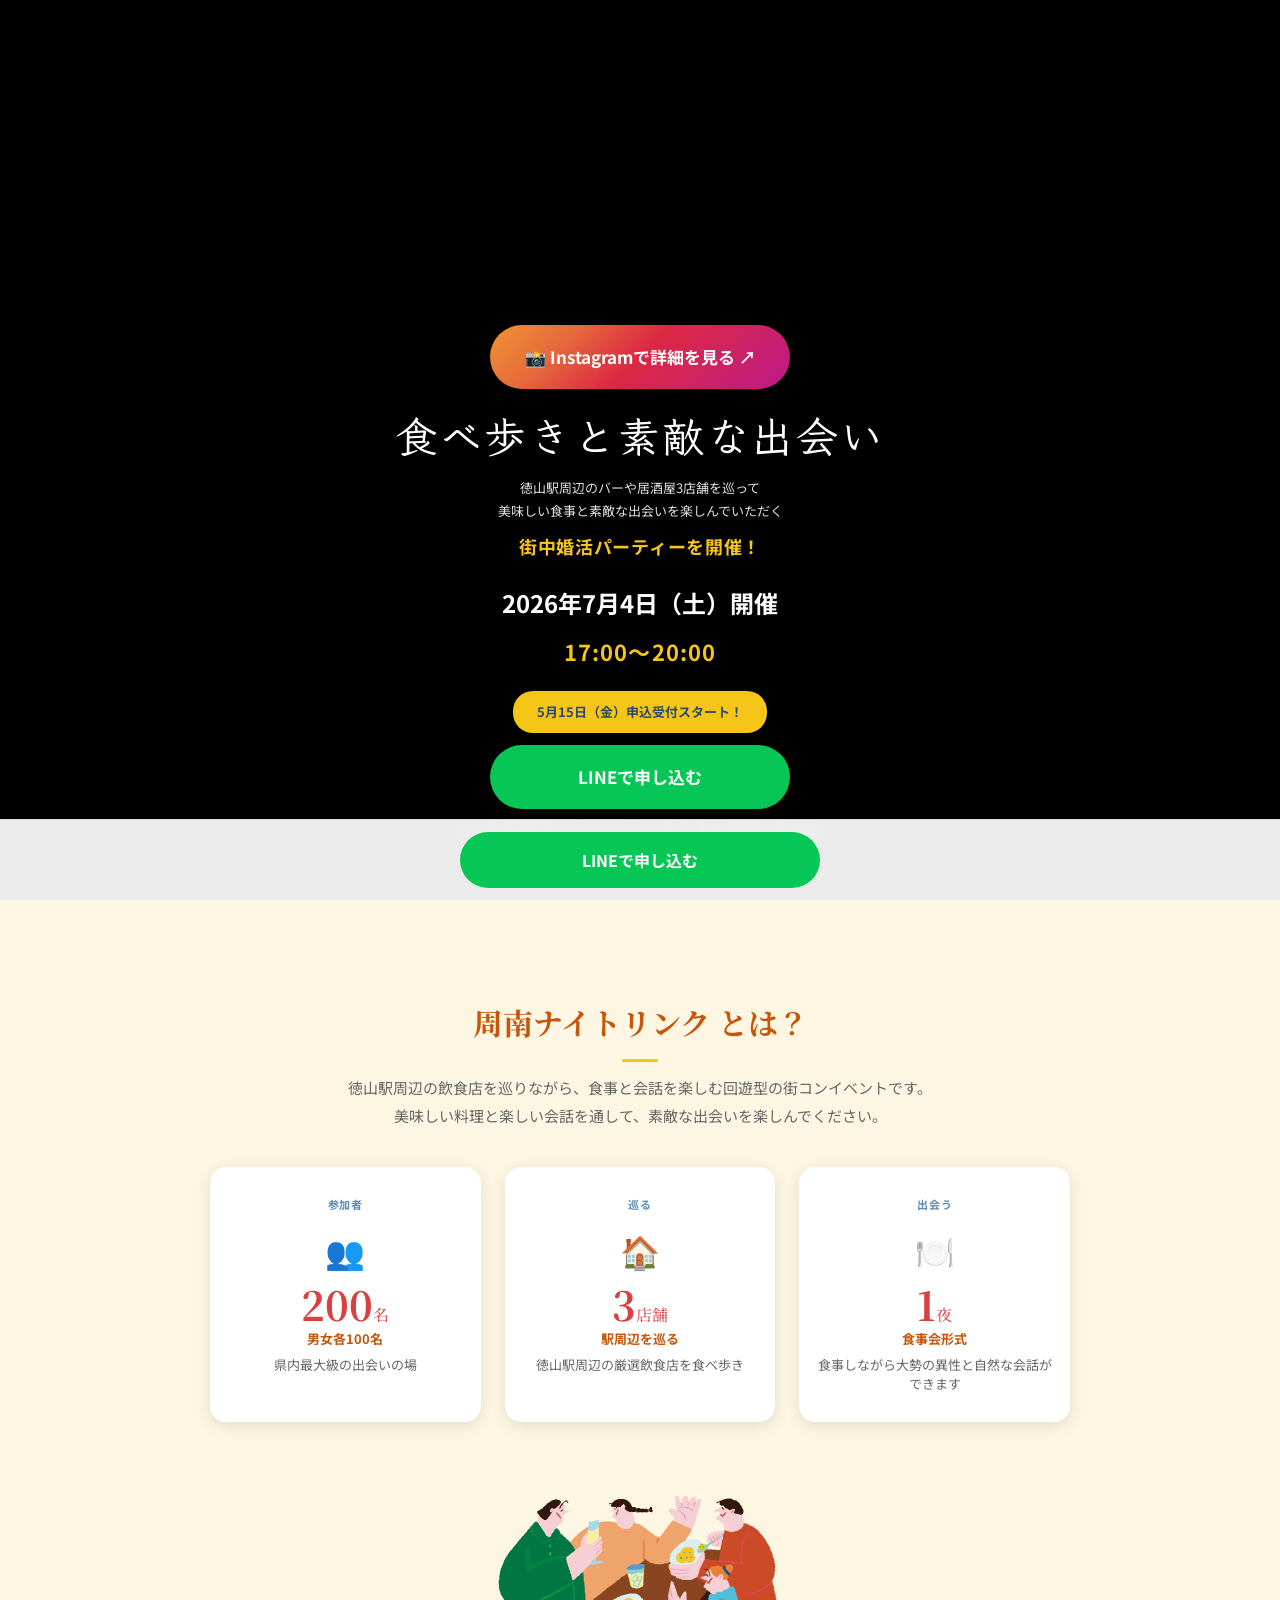
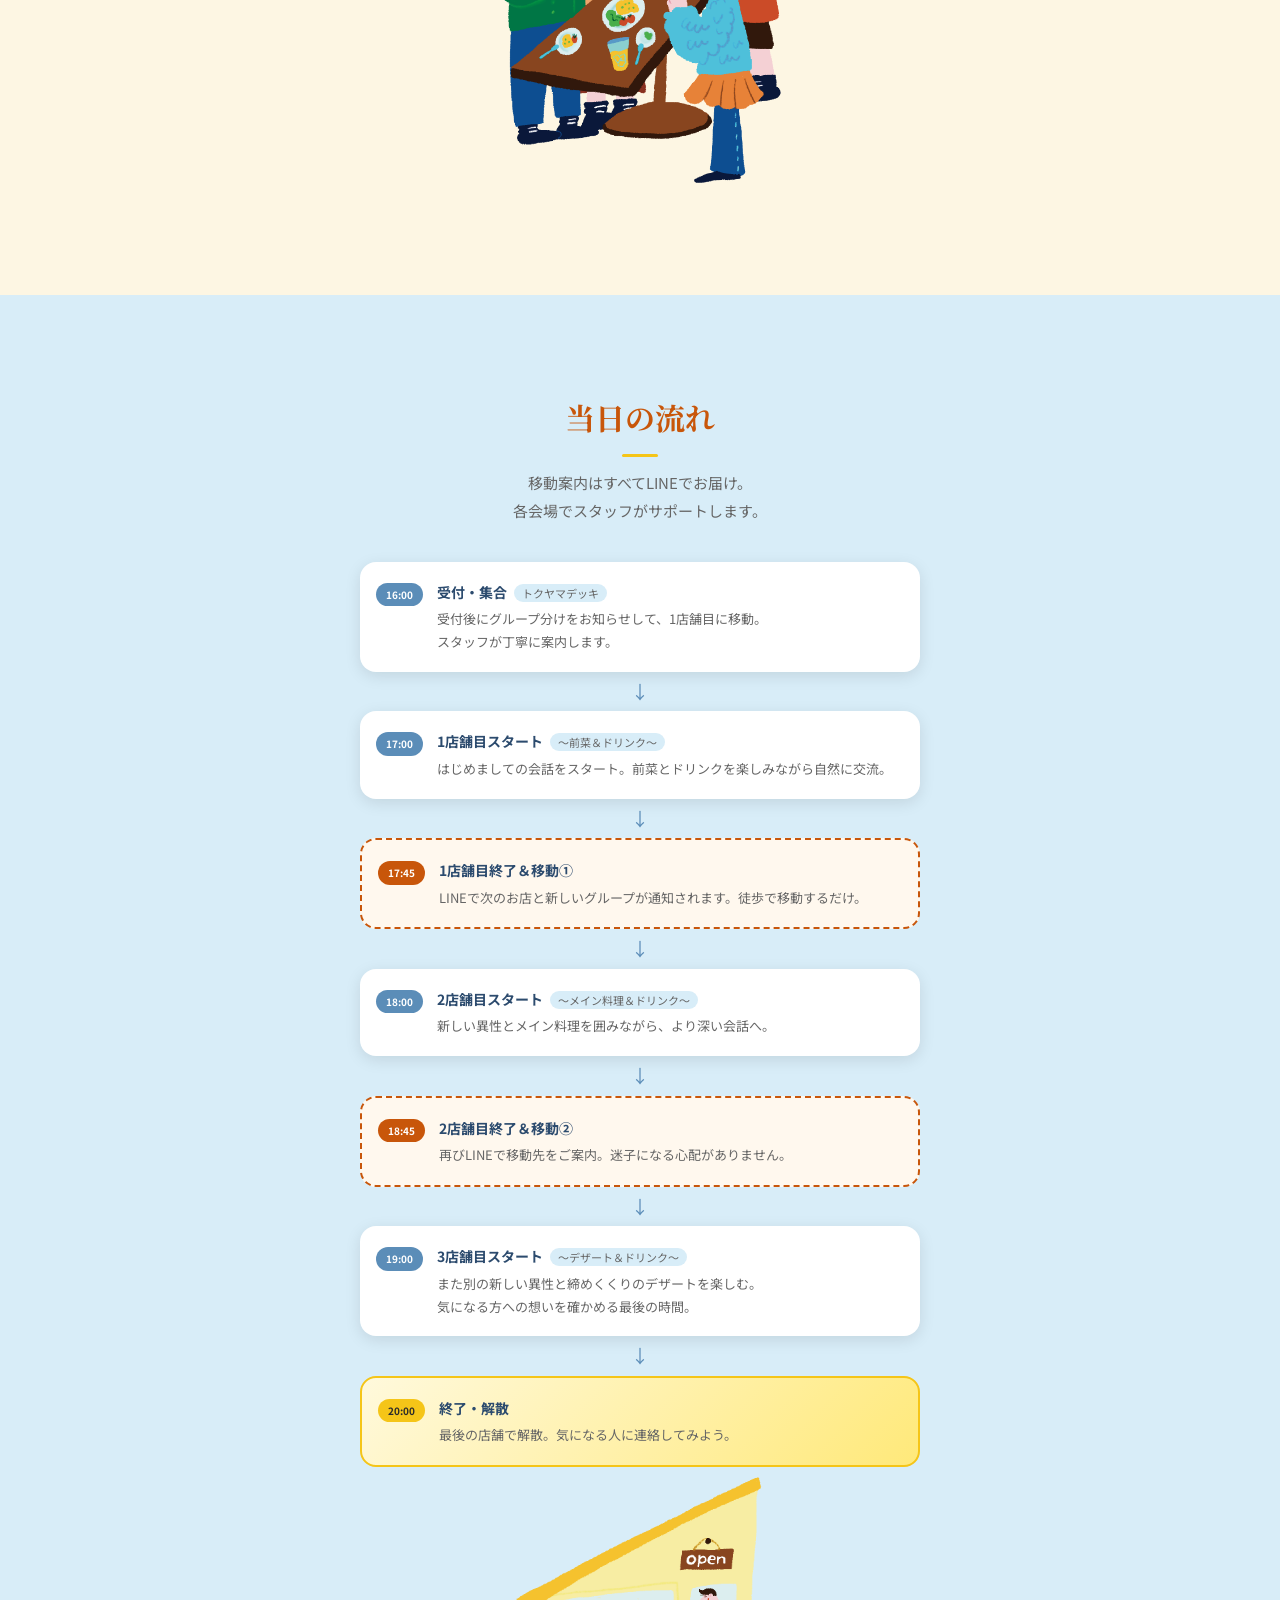
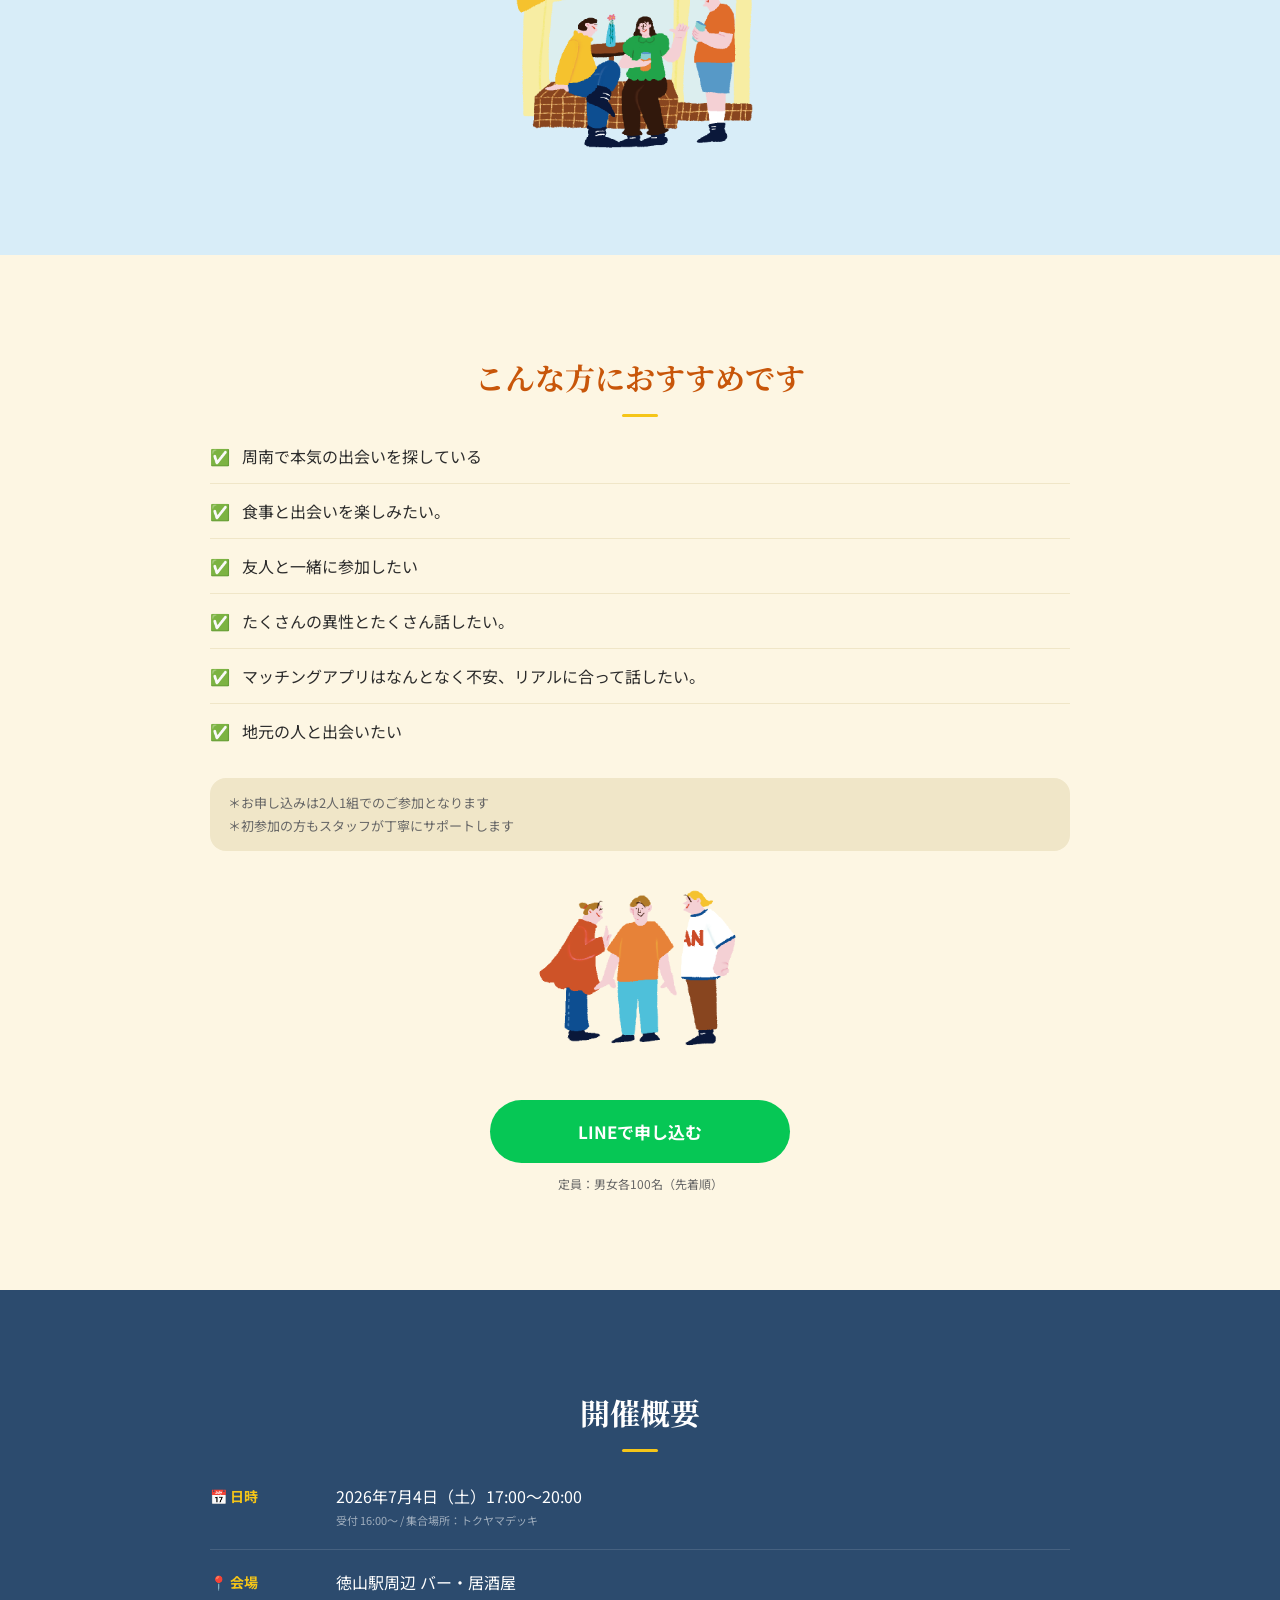
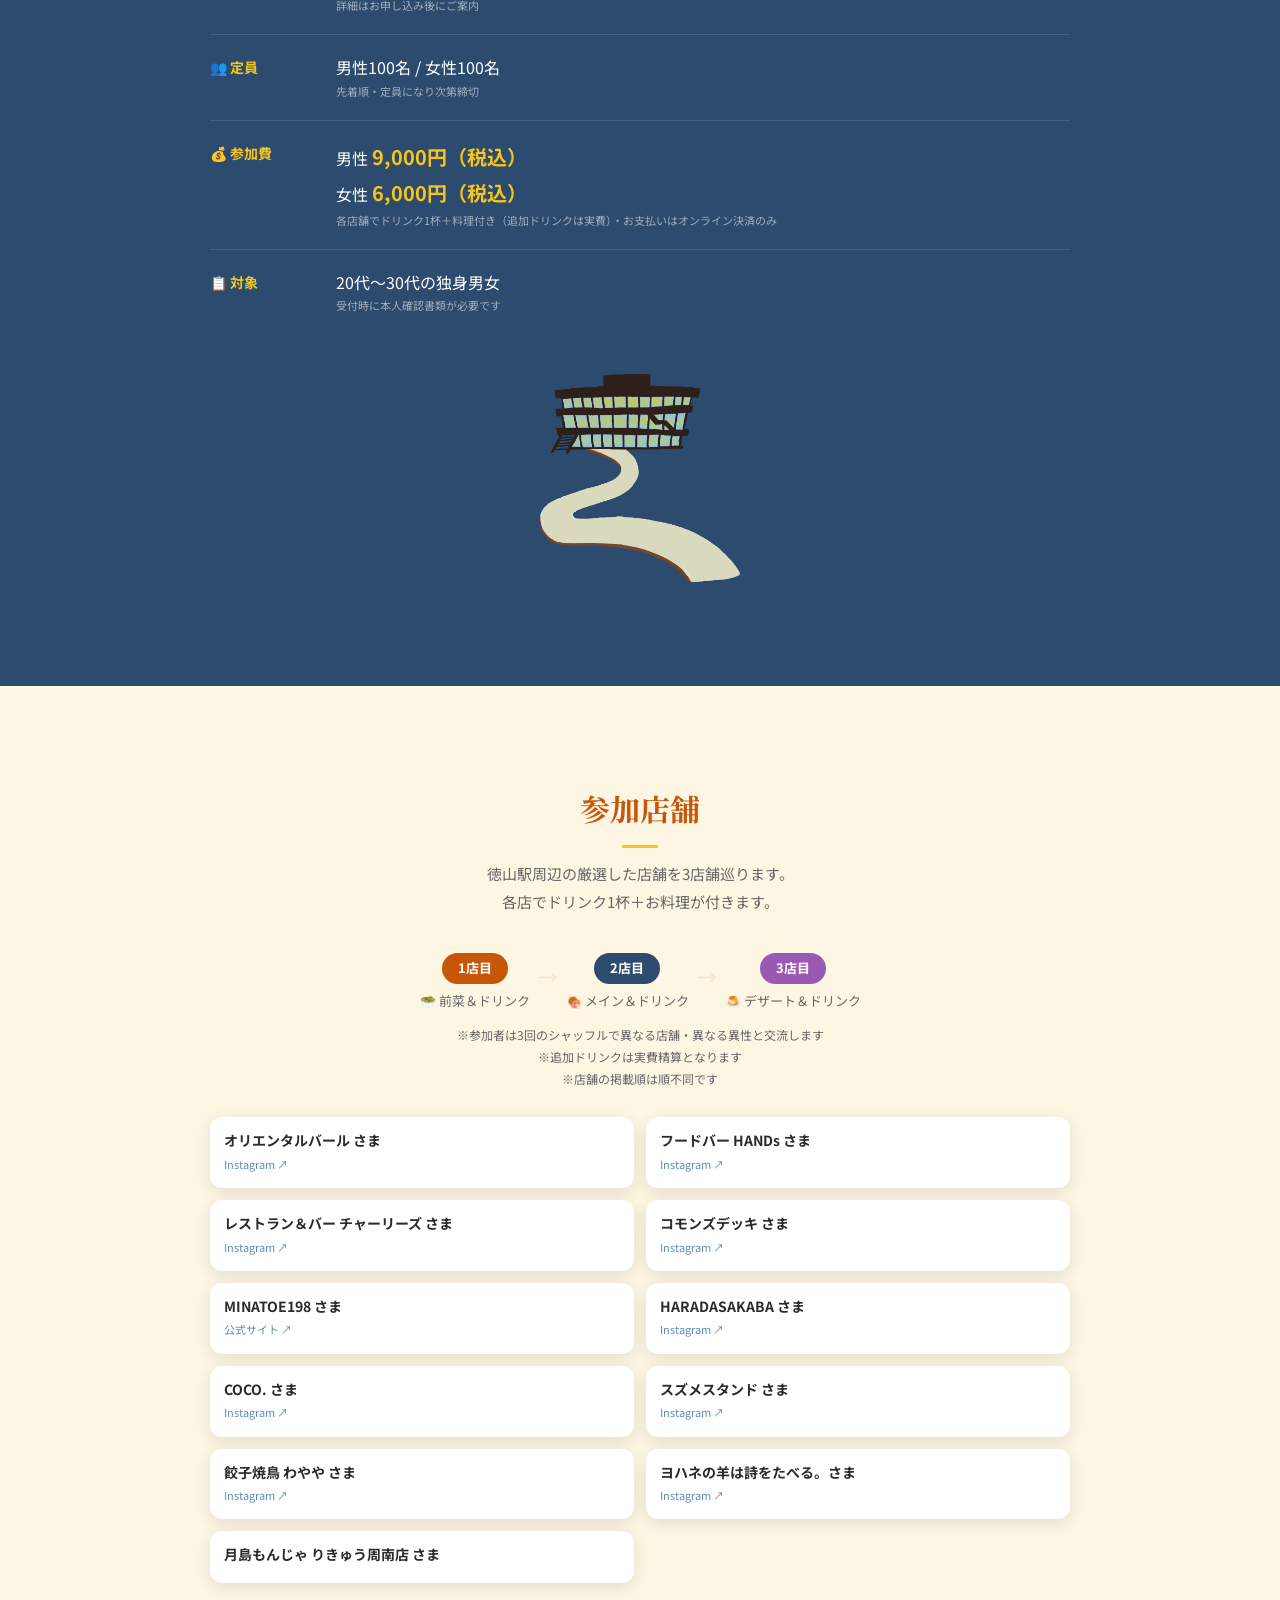
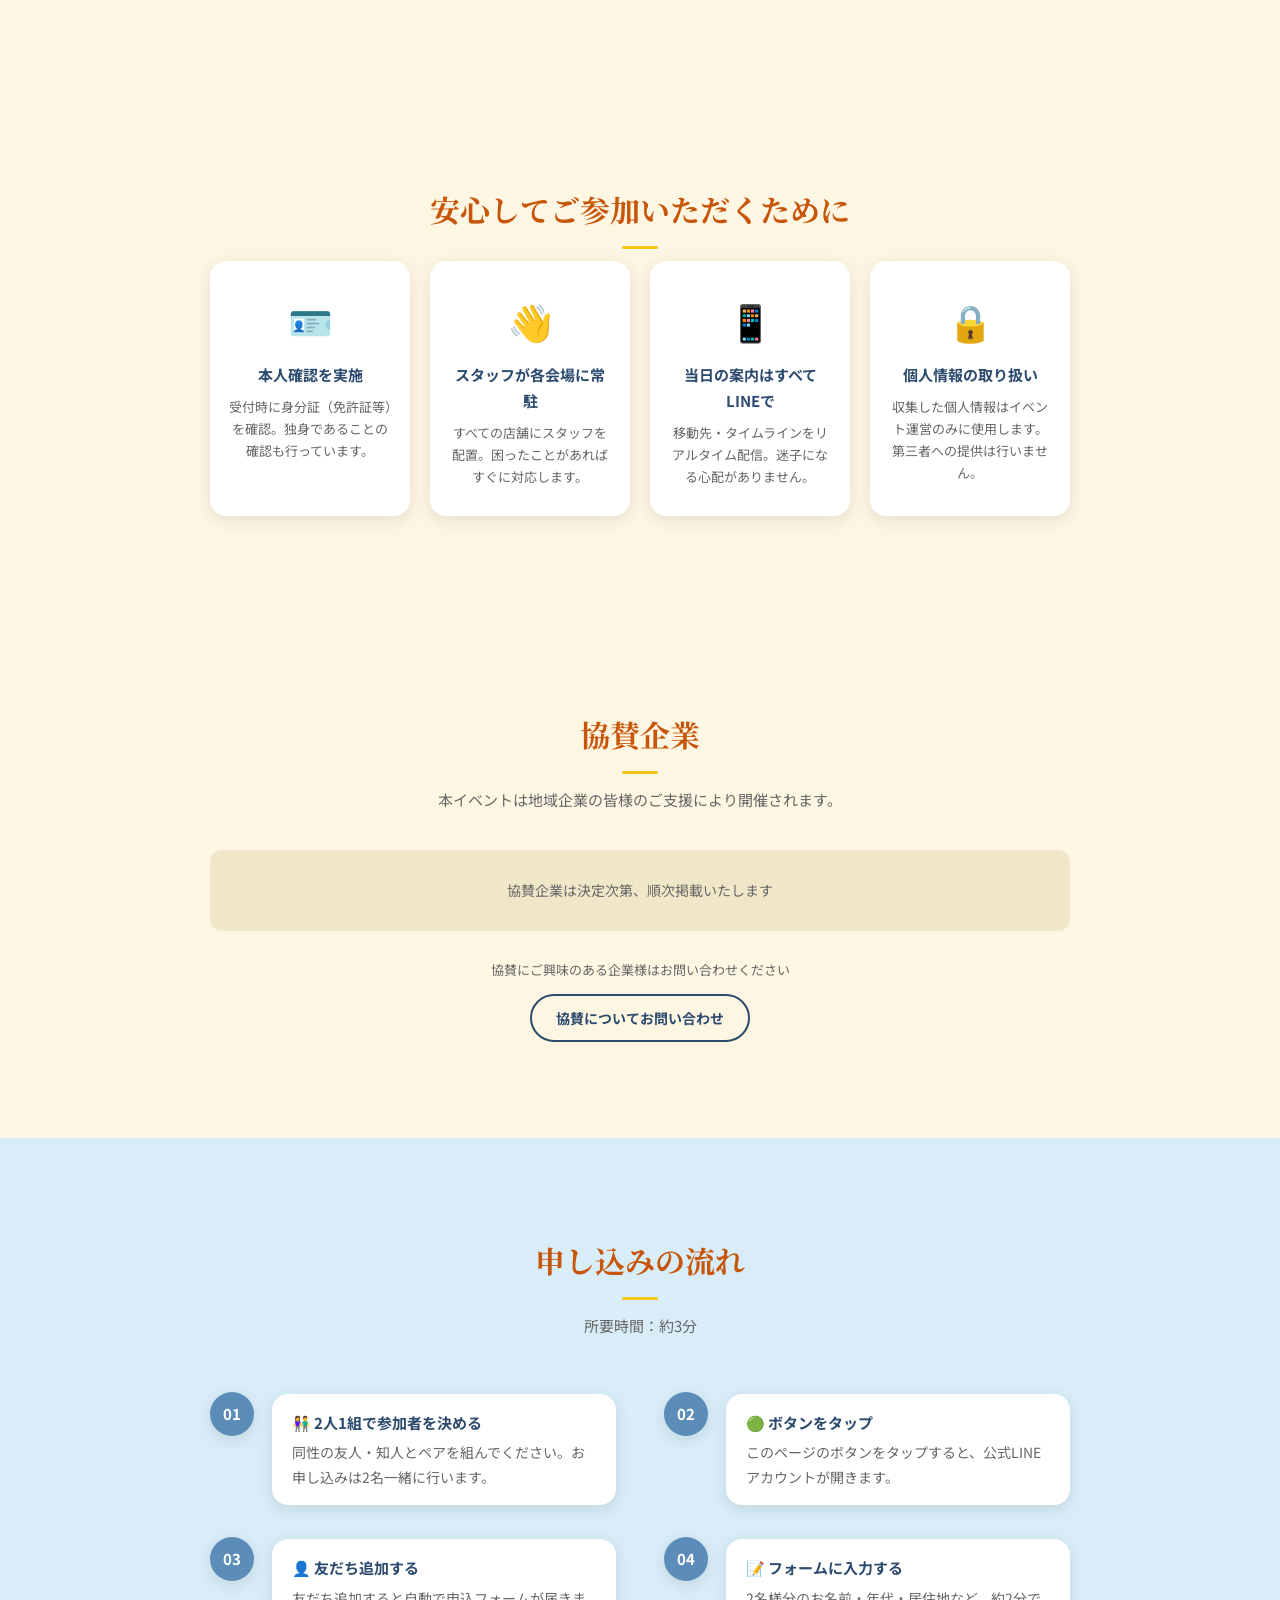
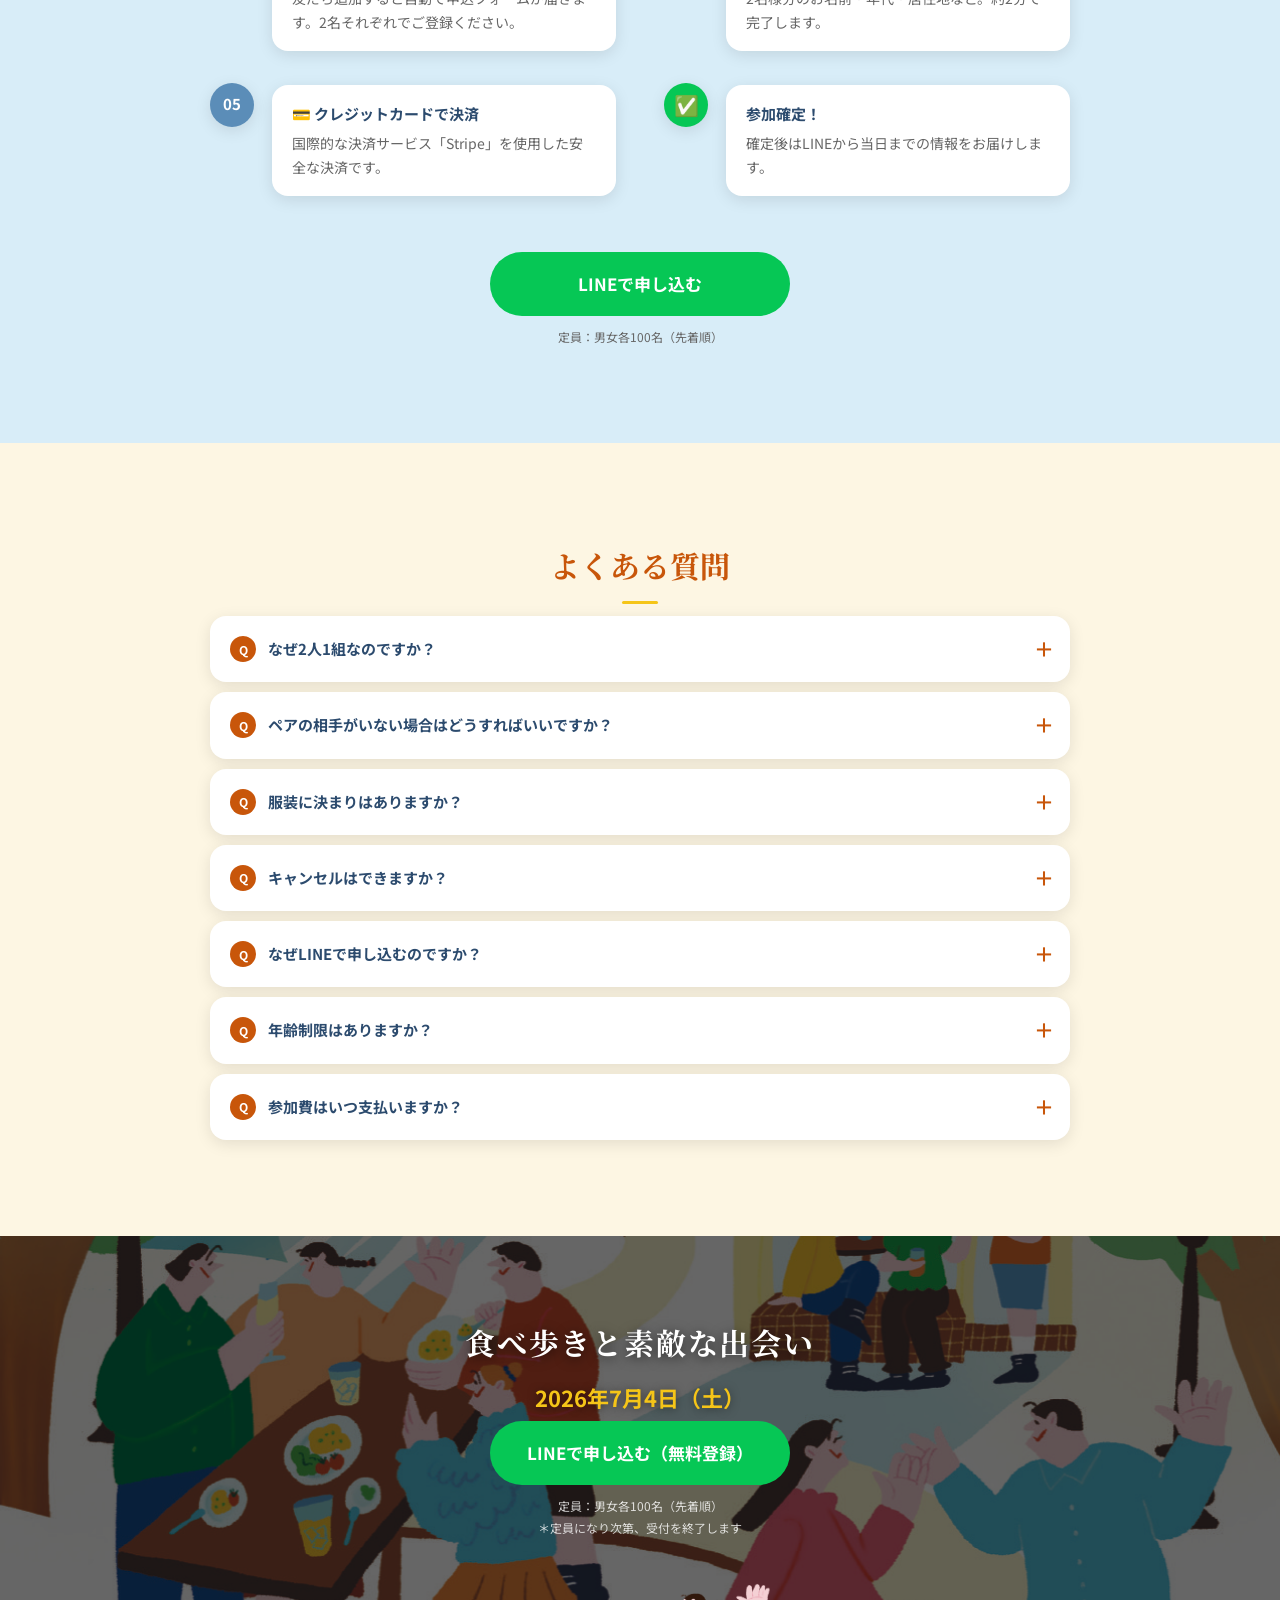
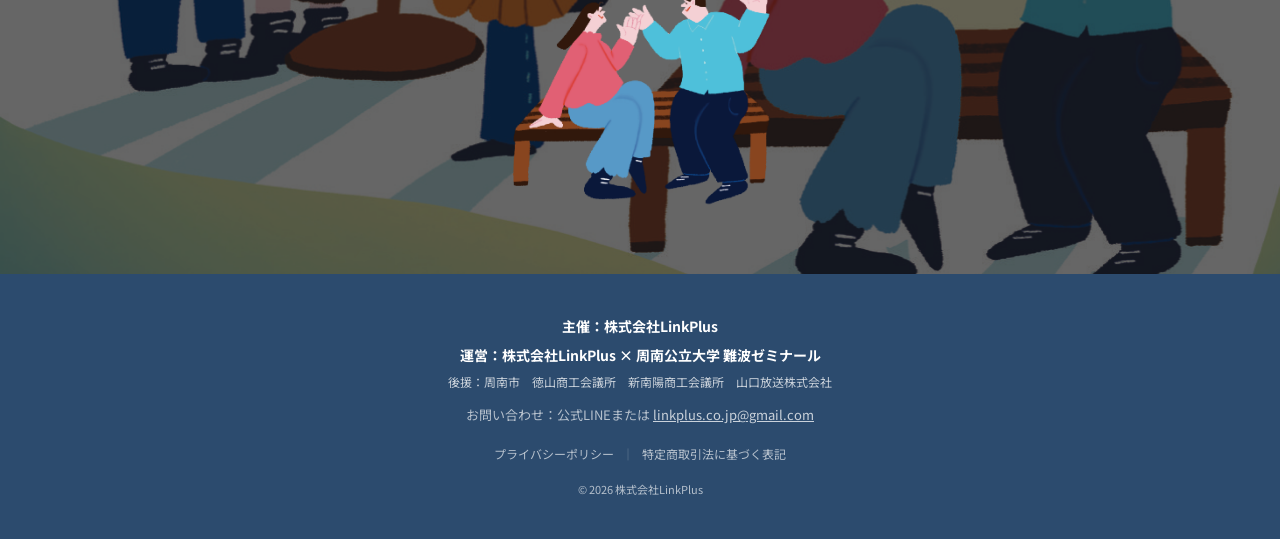
<file: index.html>
<!DOCTYPE html>
<html lang="ja">
<head>
  <meta charset="UTF-8">
  <meta name="viewport" content="width=device-width, initial-scale=1.0">
  <title>周南ナイトリンク | Night LINK 2026.7.4</title>
  <meta name="description" content="この夜が、はじまりになる。2026年7月4日（土）徳山駅周辺11店舗を巡る男女各100名の大型マッチングイベント「周南ナイトリンク」。LINEから簡単お申し込み。">
  <meta property="og:title" content="周南ナイトリンク | Night LINK 2026.7.4">
  <meta property="og:description" content="この夜が、はじまりになる。恋と街がつながる夜。2026年7月4日（土）">
  <meta property="og:type" content="website">
  <link rel="preconnect" href="https://fonts.googleapis.com">
  <link rel="preconnect" href="https://fonts.gstatic.com" crossorigin>
  <link href="https://fonts.googleapis.com/css2?family=Klee+One:wght@400;600&family=Noto+Sans+JP:wght@400;500;700&family=Noto+Serif+JP:wght@400;700&display=swap" rel="stylesheet">
  <link rel="stylesheet" href="style.css">
</head>
<body>
  <!-- ========== Hero ========== -->
  <section class="hero" id="hero">
    <div class="hero__bg">
      <picture>
        <source media="(min-width: 768px)" srcset="assets/main.jpg">
        <img src="assets/main_mobile.jpg" alt="周南ナイトリンク メインビジュアル">
      </picture>
    </div>
    <div class="hero__content">
      <a href="https://www.instagram.com/p/DYPBiT0z1Xx/" class="btn btn--instagram btn--lg" target="_blank" rel="noopener noreferrer">
        📸 Instagramで詳細を見る ↗
      </a>
      <h1 class="hero__catch">食べ歩きと素敵な出会い</h1>
      <p class="hero__lead">
        徳山駅周辺のバーや居酒屋3店舗を巡って<br>
        美味しい食事と素敵な出会いを楽しんでいただく
      </p>
      <p class="hero__tagline">街中婚活パーティーを開催！</p>
      <div class="hero__meta">
        <p class="hero__date">2026年7月4日（土）開催</p>
        <p class="hero__time">17:00〜20:00</p>
      </div>
      <p class="hero__open">5月15日（金）申込受付スタート！</p>
      <a href="https://s.lmes.jp/landing-qr/2010023947-JwsIo7sD?uLand=BTkt6C" target="_blank" rel="noopener noreferrer" class="btn btn--line btn--lg">
        LINEで申し込む
      </a>
      <p class="hero__note">※2人1組でのお申し込みとなります　定員：男女各100名（先着順）</p>
    </div>
  </section>

  <!-- ========== About ========== -->
  <section class="section about" id="about">
    <div class="container">
      <h2 class="section__title">周南ナイトリンク とは？</h2>
      <p class="section__lead">
        徳山駅周辺の飲食店を巡りながら、食事と会話を楽しむ回遊型の街コンイベントです。<br>
        美味しい料理と楽しい会話を通して、素敵な出会いを楽しんでください。
      </p>
      <div class="about__cards">
        <div class="about__card">
          <p class="about__card-category">参加者</p>
          <div class="about__card-icon">👥</div>
          <div class="about__card-num">200<span>名</span></div>
          <p class="about__card-label">男女各100名</p>
          <p class="about__card-desc">県内最大級の出会いの場</p>
        </div>
        <div class="about__card">
          <p class="about__card-category">巡る</p>
          <div class="about__card-icon">🏠</div>
          <div class="about__card-num">3<span>店舗</span></div>
          <p class="about__card-label">駅周辺を巡る</p>
          <p class="about__card-desc">徳山駅周辺の厳選飲食店を食べ歩き</p>
        </div>
        <div class="about__card">
          <p class="about__card-category">出会う</p>
          <div class="about__card-icon">🍽️</div>
          <div class="about__card-num">1<span>夜</span></div>
          <p class="about__card-label">食事会形式</p>
          <p class="about__card-desc">食事しながら大勢の異性と自然な会話ができます</p>
        </div>
      </div>
      <div class="about__illust">
        <img src="assets/part_hito3.png" alt="食事を楽しむ人々のイラスト">
      </div>
    </div>
  </section>

  <!-- ========== Schedule ========== -->
  <section class="section section--blue schedule" id="schedule">
    <div class="container">
      <h2 class="section__title">当日の流れ</h2>
      <p class="section__lead">移動案内はすべてLINEでお届け。<br>各会場でスタッフがサポートします。</p>

      <div class="schedule__list">
        <div class="schedule__step">
          <div class="schedule__badge">16:00</div>
          <div class="schedule__body">
            <h3>受付・集合 <span class="schedule__time">トクヤマデッキ</span></h3>
            <p>受付後にグループ分けをお知らせして、1店舗目に移動。<br>スタッフが丁寧に案内します。</p>
          </div>
        </div>
        <div class="schedule__arrow">↓</div>

        <div class="schedule__step">
          <div class="schedule__badge">17:00</div>
          <div class="schedule__body">
            <h3>1店舗目スタート <span class="schedule__time">〜前菜＆ドリンク〜</span></h3>
            <p>はじめましての会話をスタート。前菜とドリンクを楽しみながら自然に交流。</p>
          </div>
        </div>
        <div class="schedule__arrow">↓</div>

        <div class="schedule__step schedule__step--shuffle">
          <div class="schedule__badge schedule__badge--shuffle">17:45</div>
          <div class="schedule__body">
            <h3>1店舗目終了＆移動①</h3>
            <p>LINEで次のお店と新しいグループが通知されます。徒歩で移動するだけ。</p>
          </div>
        </div>
        <div class="schedule__arrow">↓</div>

        <div class="schedule__step">
          <div class="schedule__badge">18:00</div>
          <div class="schedule__body">
            <h3>2店舗目スタート <span class="schedule__time">〜メイン料理＆ドリンク〜</span></h3>
            <p>新しい異性とメイン料理を囲みながら、より深い会話へ。</p>
          </div>
        </div>
        <div class="schedule__arrow">↓</div>

        <div class="schedule__step schedule__step--shuffle">
          <div class="schedule__badge schedule__badge--shuffle">18:45</div>
          <div class="schedule__body">
            <h3>2店舗目終了＆移動②</h3>
            <p>再びLINEで移動先をご案内。迷子になる心配がありません。</p>
          </div>
        </div>
        <div class="schedule__arrow">↓</div>

        <div class="schedule__step">
          <div class="schedule__badge">19:00</div>
          <div class="schedule__body">
            <h3>3店舗目スタート <span class="schedule__time">〜デザート＆ドリンク〜</span></h3>
            <p>また別の新しい異性と締めくくりのデザートを楽しむ。<br>気になる方への想いを確かめる最後の時間。</p>
          </div>
        </div>
        <div class="schedule__arrow">↓</div>

        <div class="schedule__step schedule__step--final">
          <div class="schedule__badge schedule__badge--final">20:00</div>
          <div class="schedule__body">
            <h3>終了・解散</h3>
            <p>最後の店舗で解散。気になる人に連絡してみよう。</p>
          </div>
        </div>
      </div>

      <div class="schedule__illust">
        <img src="assets/part_hito2.png" alt="カフェで会話するイラスト">
      </div>
    </div>
  </section>

  <!-- ========== Target ========== -->
  <section class="section target" id="target">
    <div class="container">
      <h2 class="section__title">こんな方におすすめです</h2>
      <ul class="target__list">
        <li><span>✅</span><span>周南で本気の出会いを探している</span></li>
        <li><span>✅</span><span>食事と出会いを楽しみたい。</span></li>
        <li><span>✅</span><span>友人と一緒に参加したい</span></li>
        <li><span>✅</span><span>たくさんの異性とたくさん話したい。</span></li>
        <li><span>✅</span><span>マッチングアプリはなんとなく不安、リアルに合って話したい。</span></li>
        <li><span>✅</span><span>地元の人と出会いたい</span></li>
      </ul>
      <div class="target__note">
        <p>＊お申し込みは2人1組でのご参加となります</p>
        <p>＊初参加の方もスタッフが丁寧にサポートします</p>
      </div>
      <div class="target__illust">
        <img src="assets/part_hito1.png" alt="会話している人々のイラスト">
      </div>
      <div class="cta-block">
        <a href="https://s.lmes.jp/landing-qr/2010023947-JwsIo7sD?uLand=BTkt6C" target="_blank" rel="noopener noreferrer" class="btn btn--line btn--lg">LINEで申し込む</a>
        <p class="cta-block__note">定員：男女各100名（先着順）</p>
      </div>
    </div>
  </section>

  <!-- ========== Details ========== -->
  <section class="section section--dark details" id="details">
    <div class="container">
      <h2 class="section__title section__title--light">開催概要</h2>
      <dl class="details__list">
        <div class="details__row">
          <dt>📅 日時</dt>
          <dd>2026年7月4日（土）17:00〜20:00<small>受付 16:00〜 / 集合場所：トクヤマデッキ</small></dd>
        </div>
        <div class="details__row">
          <dt>📍 会場</dt>
          <dd>徳山駅周辺 バー・居酒屋<small>詳細はお申し込み後にご案内</small></dd>
        </div>
        <div class="details__row">
          <dt>👥 定員</dt>
          <dd>男性100名 / 女性100名<small>先着順・定員になり次第締切</small></dd>
        </div>
        <div class="details__row">
          <dt>💰 参加費</dt>
          <dd>
            男性 <strong>9,000円（税込）</strong><br>
            女性 <strong>6,000円（税込）</strong>
            <small>各店舗でドリンク1杯＋料理付き（追加ドリンクは実費）・お支払いはオンライン決済のみ</small>
          </dd>
        </div>
        <div class="details__row">
          <dt>📋 対象</dt>
          <dd>20代〜30代の独身男女<small>受付時に本人確認書類が必要です</small></dd>
        </div>
      </dl>
      <div class="details__illust">
        <img src="assets/part_tsutaya.png" alt="建物のイラスト">
      </div>
    </div>
  </section>

  <!-- ========== Venues ========== -->
  <section class="section venues" id="venues">
    <div class="container">
      <h2 class="section__title">参加店舗</h2>
      <p class="section__lead">徳山駅周辺の厳選した店舗を3店舗巡ります。<br>各店でドリンク1杯＋お料理が付きます。</p>
      <div class="venues__rounds">
        <div class="venues__round">
          <div class="venues__round-badge venues__round-badge--1">1店目</div>
          <p class="venues__round-food">🥗 前菜＆ドリンク</p>
        </div>
        <div class="venues__round-arrow">→</div>
        <div class="venues__round">
          <div class="venues__round-badge venues__round-badge--2">2店目</div>
          <p class="venues__round-food">🍖 メイン＆ドリンク</p>
        </div>
        <div class="venues__round-arrow">→</div>
        <div class="venues__round">
          <div class="venues__round-badge venues__round-badge--3">3店目</div>
          <p class="venues__round-food">🍮 デザート＆ドリンク</p>
        </div>
      </div>
      <p class="venues__note">※参加者は3回のシャッフルで異なる店舗・異なる異性と交流します<br>※追加ドリンクは実費精算となります<br>※店舗の掲載順は順不同です</p>
      <div class="venues__grid" id="venues-grid">
        <a class="venues__card" href="https://www.instagram.com/oriental_bar/" target="_blank" rel="noopener noreferrer">
          <p class="venues__card-name">オリエンタルバール さま</p>
          <p class="venues__card-link">Instagram ↗</p>
        </a>
        <a class="venues__card" href="https://www.instagram.com/hands_pub/" target="_blank" rel="noopener noreferrer">
          <p class="venues__card-name">フードバー HANDs さま</p>
          <p class="venues__card-link">Instagram ↗</p>
        </a>
        <a class="venues__card" href="https://www.instagram.com/restauntbar_charrys/" target="_blank" rel="noopener noreferrer">
          <p class="venues__card-name">レストラン＆バー チャーリーズ さま</p>
          <p class="venues__card-link">Instagram ↗</p>
        </a>
        <a class="venues__card" href="https://www.instagram.com/commons_deck/" target="_blank" rel="noopener noreferrer">
          <p class="venues__card-name">コモンズデッキ さま</p>
          <p class="venues__card-link">Instagram ↗</p>
        </a>
        <a class="venues__card" href="https://minatoe198.com/" target="_blank" rel="noopener noreferrer">
          <p class="venues__card-name">MINATOE198 さま</p>
          <p class="venues__card-link">公式サイト ↗</p>
        </a>
        <a class="venues__card" href="https://www.instagram.com/haradasa_kaba/" target="_blank" rel="noopener noreferrer">
          <p class="venues__card-name">HARADASAKABA さま</p>
          <p class="venues__card-link">Instagram ↗</p>
        </a>
        <a class="venues__card" href="https://www.instagram.com/cocoph95/" target="_blank" rel="noopener noreferrer">
          <p class="venues__card-name">COCO. さま</p>
          <p class="venues__card-link">Instagram ↗</p>
        </a>
        <a class="venues__card" href="https://www.instagram.com/suzumeeeeeee__/" target="_blank" rel="noopener noreferrer">
          <p class="venues__card-name">スズメスタンド さま</p>
          <p class="venues__card-link">Instagram ↗</p>
        </a>
        <a class="venues__card" href="https://www.instagram.com/gyouza.yakitori__wayaya/" target="_blank" rel="noopener noreferrer">
          <p class="venues__card-name">餃子焼鳥 わやや さま</p>
          <p class="venues__card-link">Instagram ↗</p>
        </a>
        <a href="https://www.instagram.com/johannes.sheep/" target="_blank" rel="noopener" class="venues__card venues__card--link">
          <p class="venues__card-name">ヨハネの羊は詩をたべる。さま</p>
          <p class="venues__card-link">Instagram ↗</p>
        </a>
        <div class="venues__card">
          <p class="venues__card-name">月島もんじゃ りきゅう周南店 さま</p>
        </div>
      </div>
    </div>
  </section>

  <!-- ========== Safety ========== -->
  <section class="section safety" id="safety">
    <div class="container">
      <h2 class="section__title">安心してご参加いただくために</h2>
      <div class="safety__grid">
        <div class="safety__item">
          <div class="safety__icon">🪪</div>
          <h3>本人確認を実施</h3>
          <p>受付時に身分証（免許証等）を確認。独身であることの確認も行っています。</p>
        </div>
        <div class="safety__item">
          <div class="safety__icon">👋</div>
          <h3>スタッフが各会場に常駐</h3>
          <p>すべての店舗にスタッフを配置。困ったことがあればすぐに対応します。</p>
        </div>
        <div class="safety__item">
          <div class="safety__icon">📱</div>
          <h3>当日の案内はすべてLINEで</h3>
          <p>移動先・タイムラインをリアルタイム配信。迷子になる心配がありません。</p>
        </div>
        <div class="safety__item">
          <div class="safety__icon">🔒</div>
          <h3>個人情報の取り扱い</h3>
          <p>収集した個人情報はイベント運営のみに使用します。第三者への提供は行いません。</p>
        </div>
      </div>
    </div>
  </section>

  <!-- ========== Sponsors ========== -->
  <section class="section sponsors" id="sponsors">
    <div class="container">
      <h2 class="section__title">協賛企業</h2>
      <p class="section__lead">本イベントは地域企業の皆様のご支援により開催されます。</p>
      <div class="sponsors__tiers">
        <!-- 協賛企業は決定次第順次掲載いたします -->
        <div class="sponsors__coming">
          <p>協賛企業は決定次第、順次掲載いたします</p>
        </div>
      </div>
      <div class="sponsors__cta">
        <p class="sponsors__cta-text">協賛にご興味のある企業様はお問い合わせください</p>
        <a href="mailto:linkplus.co.jp@gmail.com" class="btn btn--outline">協賛についてお問い合わせ</a>
      </div>
    </div>
  </section>

  <!-- ========== How To ========== -->
  <section class="section section--blue howto" id="how-to">
    <div class="container">
      <h2 class="section__title">申し込みの流れ</h2>
      <p class="section__lead">所要時間：約3分</p>
      <div class="howto__list">
        <div class="howto__step">
          <div class="howto__num">01</div>
          <div class="howto__body">
            <h3>👫 2人1組で参加者を決める</h3>
            <p>同性の友人・知人とペアを組んでください。お申し込みは2名一緒に行います。</p>
          </div>
        </div>
        <div class="howto__step">
          <div class="howto__num">02</div>
          <div class="howto__body">
            <h3>🟢 ボタンをタップ</h3>
            <p>このページのボタンをタップすると、公式LINEアカウントが開きます。</p>
          </div>
        </div>
        <div class="howto__step">
          <div class="howto__num">03</div>
          <div class="howto__body">
            <h3>👤 友だち追加する</h3>
            <p>友だち追加すると自動で申込フォームが届きます。2名それぞれでご登録ください。</p>
          </div>
        </div>
        <div class="howto__step">
          <div class="howto__num">04</div>
          <div class="howto__body">
            <h3>📝 フォームに入力する</h3>
            <p>2名様分のお名前・年代・居住地など。約2分で完了します。</p>
          </div>
        </div>
        <div class="howto__step">
          <div class="howto__num">05</div>
          <div class="howto__body">
            <h3>💳 クレジットカードで決済</h3>
            <p>国際的な決済サービス「Stripe」を使用した安全な決済です。</p>
          </div>
        </div>
        <div class="howto__step howto__step--last">
          <div class="howto__num howto__num--last">✅</div>
          <div class="howto__body">
            <h3>参加確定！</h3>
            <p>確定後はLINEから当日までの情報をお届けします。</p>
          </div>
        </div>
      </div>
      <div class="cta-block">
        <a href="https://s.lmes.jp/landing-qr/2010023947-JwsIo7sD?uLand=BTkt6C" target="_blank" rel="noopener noreferrer" class="btn btn--line btn--lg">LINEで申し込む</a>
        <p class="cta-block__note">定員：男女各100名（先着順）</p>
      </div>
    </div>
  </section>

  <!-- ========== FAQ ========== -->
  <section class="section faq" id="faq">
    <div class="container">
      <h2 class="section__title">よくある質問</h2>
      <div class="faq__list">
        <details class="faq__item">
          <summary>なぜ2人1組なのですか？</summary>
          <p>友人と一緒に参加することで、初めての方でも安心して楽しんでいただけるためです。また、当日のシャッフル移動をスムーズに行うための設計でもあります。知り合いがいない方はお気軽にご相談ください。</p>
        </details>
        <details class="faq__item">
          <summary>ペアの相手がいない場合はどうすればいいですか？</summary>
          <p>公式LINEよりご相談ください。状況に応じて対応いたします。</p>
        </details>
        <details class="faq__item">
          <summary>服装に決まりはありますか？</summary>
          <p>「スマートカジュアル」を推奨しています。スーツほど堅くなく、普段着よりも少しきれいめな服装をお選びください。</p>
        </details>
        <details class="faq__item">
          <summary>キャンセルはできますか？</summary>
          <p>開催1週間前までのキャンセルについては公式LINEよりご相談ください。詳細はお申し込み後にお送りするご案内をご確認ください。</p>
        </details>
        <details class="faq__item">
          <summary>なぜLINEで申し込むのですか？</summary>
          <p>当日の店舗移動案内・スケジュールをリアルタイムでLINEからお届けするためです。申し込みから当日まで、LINEひとつで完結するので初めての方も迷わず参加できます。</p>
        </details>
        <details class="faq__item">
          <summary>年齢制限はありますか？</summary>
          <p>20代〜30代の独身男女を対象としています。詳しくはお申し込みフォームでご確認ください。</p>
        </details>
        <details class="faq__item">
          <summary>参加費はいつ支払いますか？</summary>
          <p>お申し込みフォーム送信後、クレジットカードにてオンラインでお支払いいただきます。当日の現金支払いはありません。</p>
        </details>
      </div>
    </div>
  </section>

  <!-- ========== Closing CTA ========== -->
  <section class="closing" id="closing">
    <div class="closing__bg">
      <img src="assets/main.jpg" alt="" aria-hidden="true">
    </div>
    <div class="closing__content">
      <p class="closing__catch">食べ歩きと素敵な出会い</p>
      <p class="closing__date">2026年7月4日（土）</p>
      <a href="https://s.lmes.jp/landing-qr/2010023947-JwsIo7sD?uLand=BTkt6C" class="btn btn--line btn--lg" target="_blank" rel="noopener noreferrer">
        LINEで申し込む（無料登録）
      </a>
      <p class="closing__capacity">定員：男女各100名（先着順）<br>＊定員になり次第、受付を終了します</p>
      <div class="closing__illust">
        <img src="assets/part_hito4.png" alt="楽しく会話するカップルのイラスト">
      </div>
    </div>
  </section>

  <!-- ========== Footer ========== -->
  <footer class="footer">
    <div class="container">
      <p class="footer__org">主催：株式会社LinkPlus</p>
      <p class="footer__org">運営：株式会社LinkPlus × 周南公立大学 難波ゼミナール</p>
      <p class="footer__org footer__org--support">後援：周南市　徳山商工会議所　新南陽商工会議所　山口放送株式会社</p>
      <p class="footer__contact">お問い合わせ：公式LINEまたは <a href="mailto:linkplus.co.jp@gmail.com">linkplus.co.jp@gmail.com</a></p>
      <div class="footer__links">
        <a href="/privacy">プライバシーポリシー</a>
        <span>｜</span>
        <a href="/tokushoho">特定商取引法に基づく表記</a>
      </div>
      <p class="footer__copy">© 2026 株式会社LinkPlus</p>
    </div>
  </footer>

  <!-- ========== Sticky CTA (スクロール後に表示) ========== -->
  <div class="sticky-cta" id="sticky-cta" aria-hidden="true">
    <a href="https://s.lmes.jp/landing-qr/2010023947-JwsIo7sD?uLand=BTkt6C" target="_blank" rel="noopener noreferrer" class="btn btn--line">LINEで申し込む</a>
  </div>

  <script src="main.js"></script>
</body>
</html>
</file>
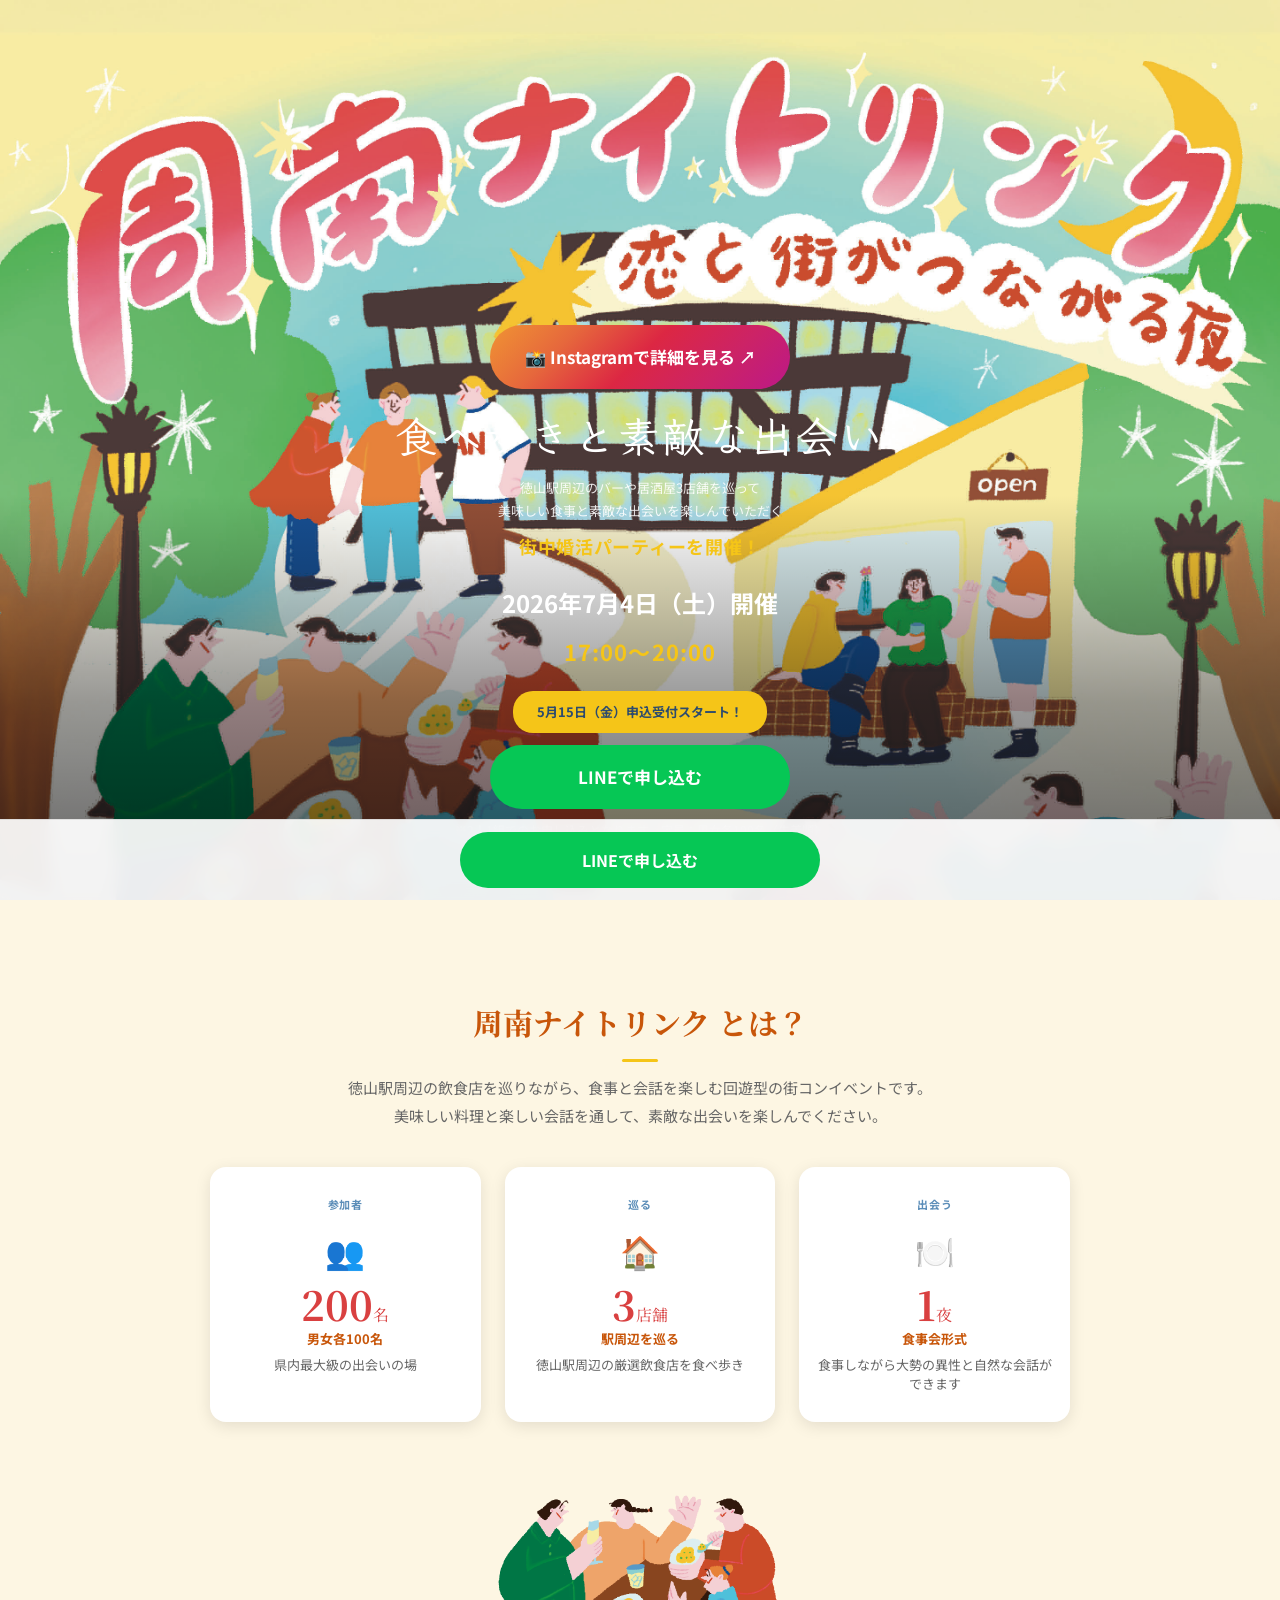
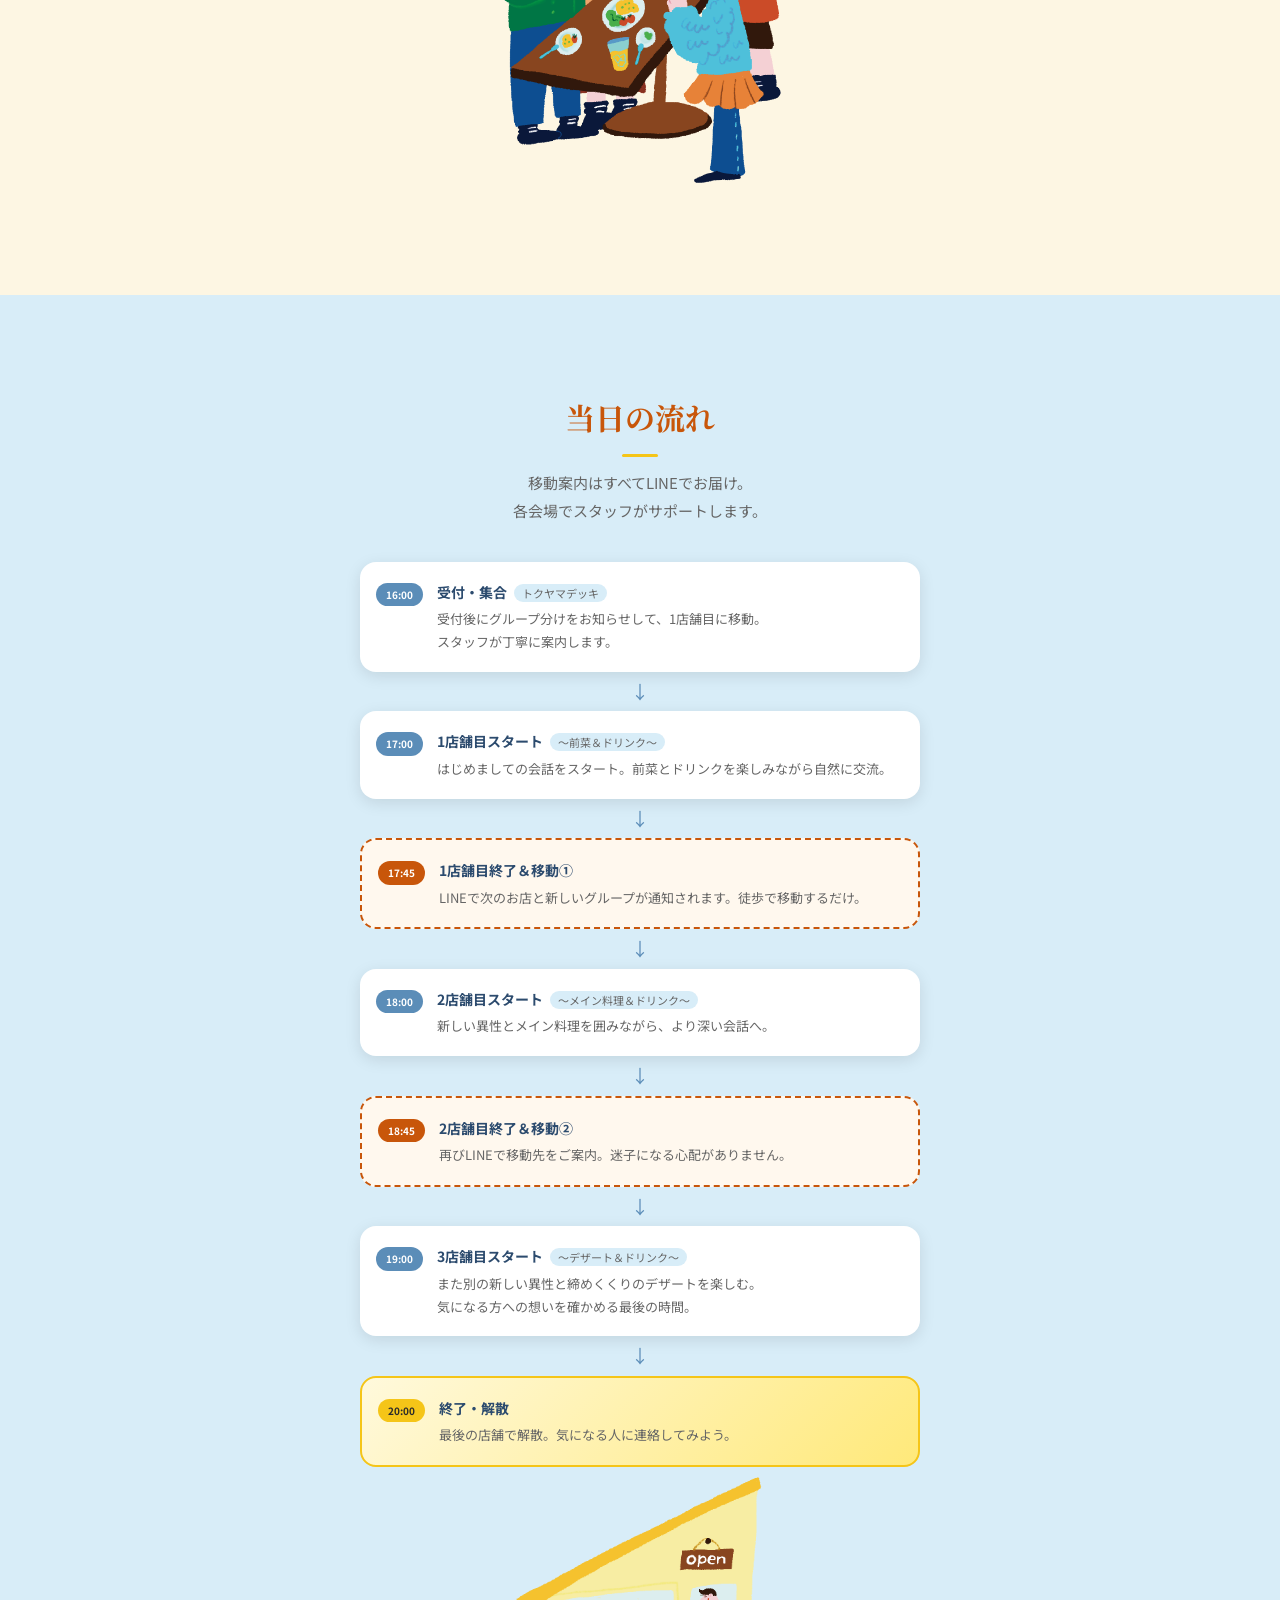
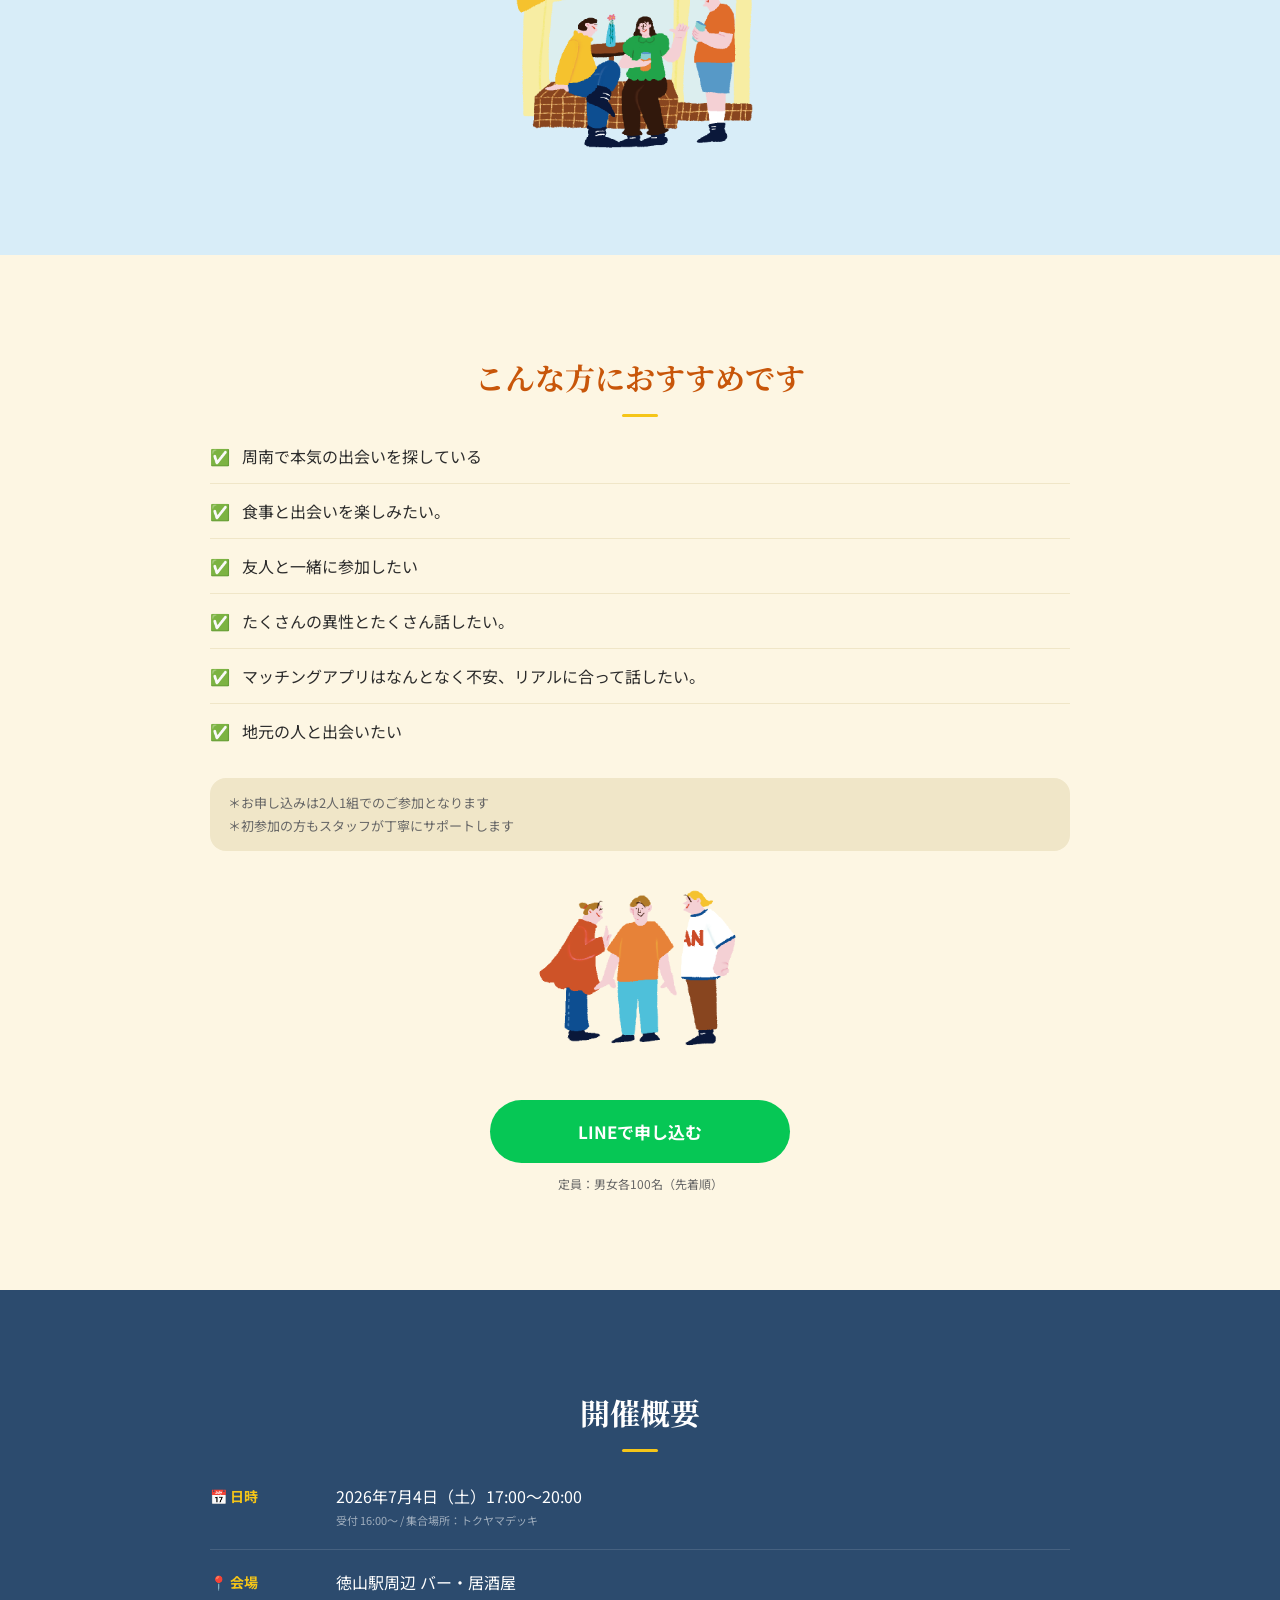
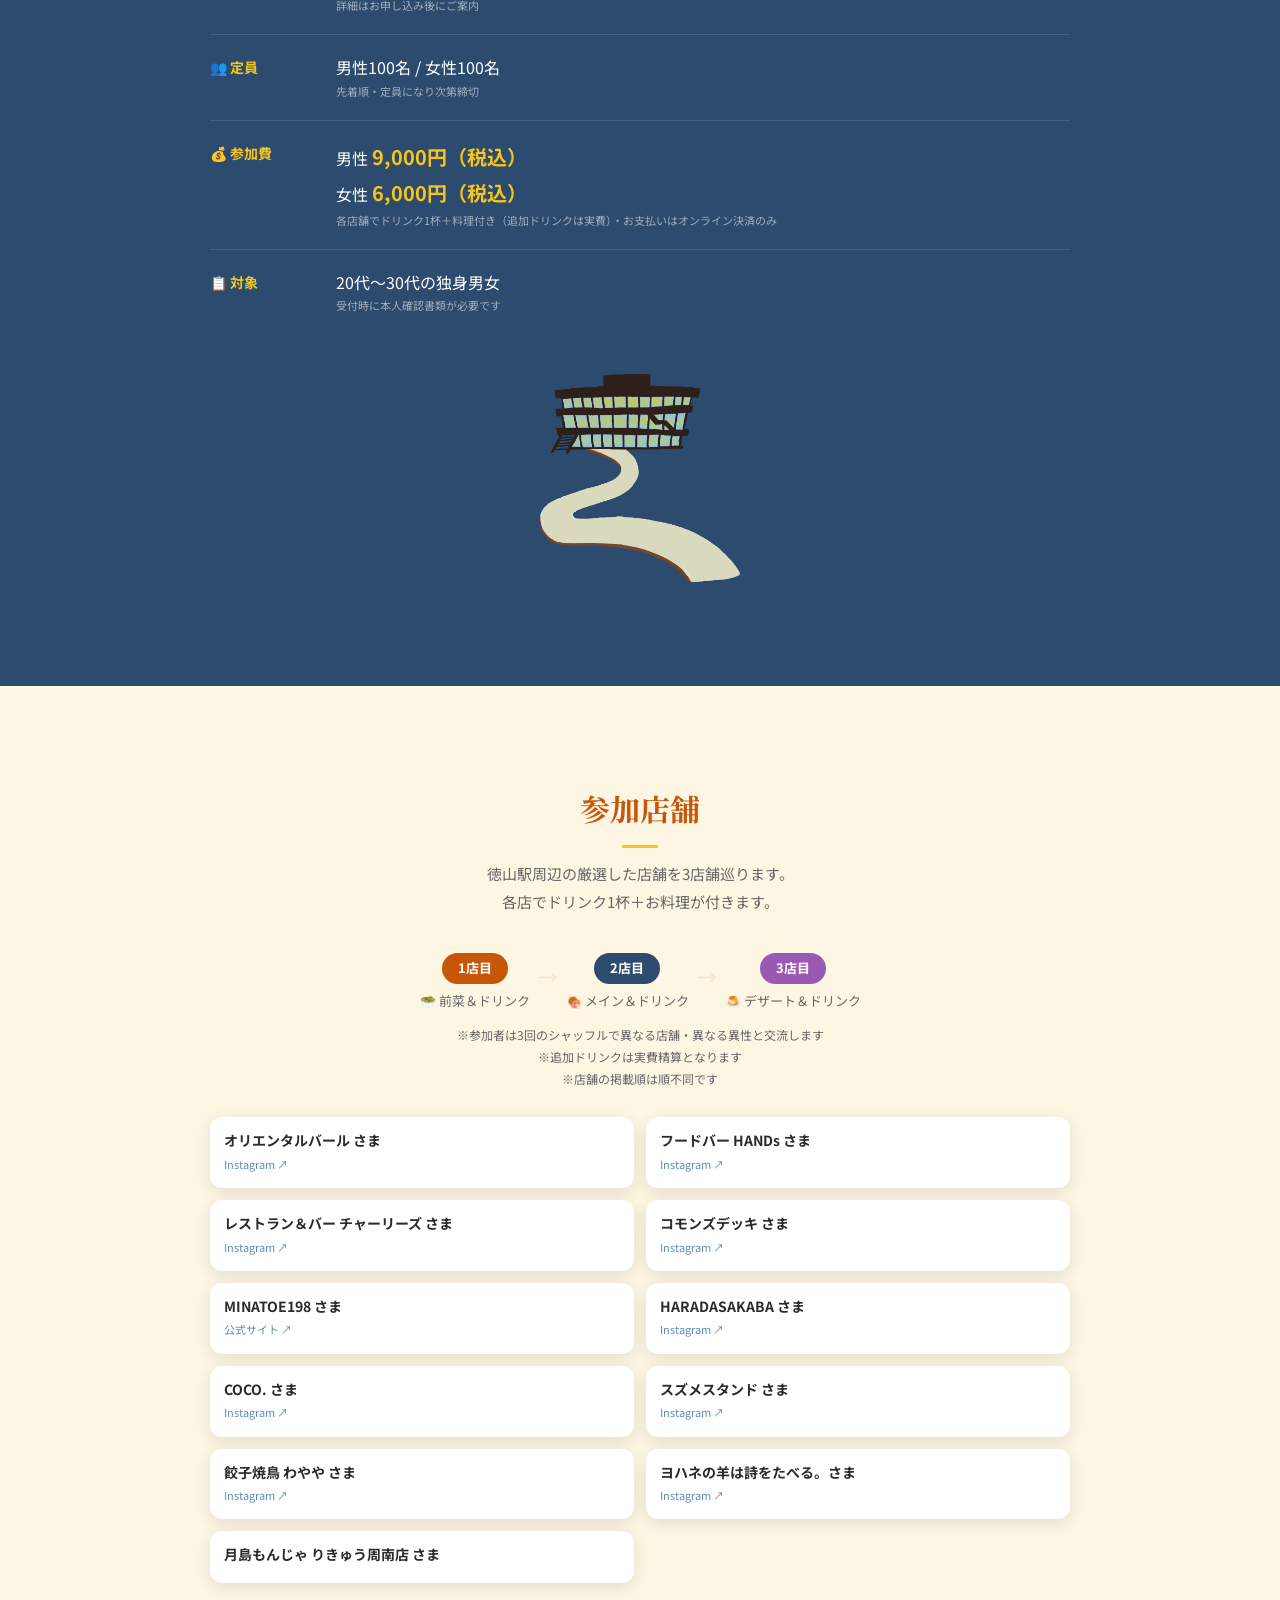
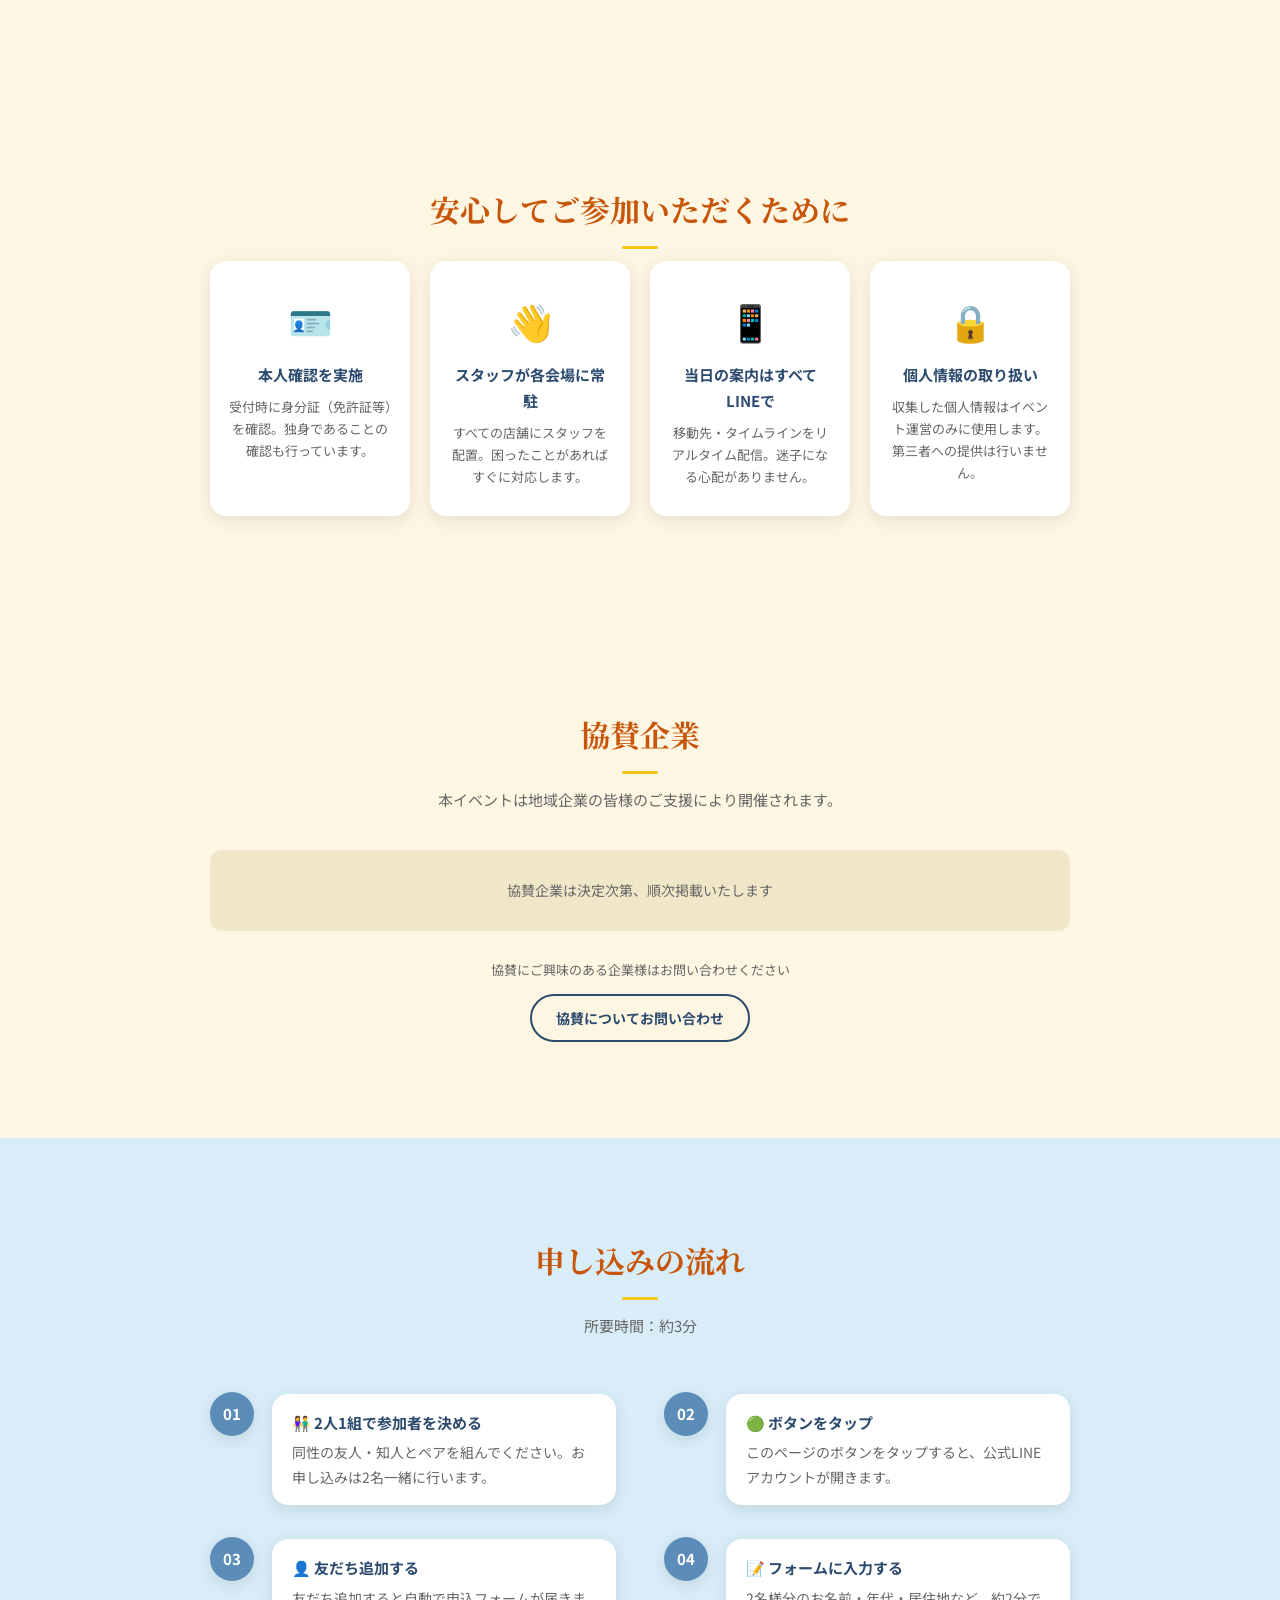
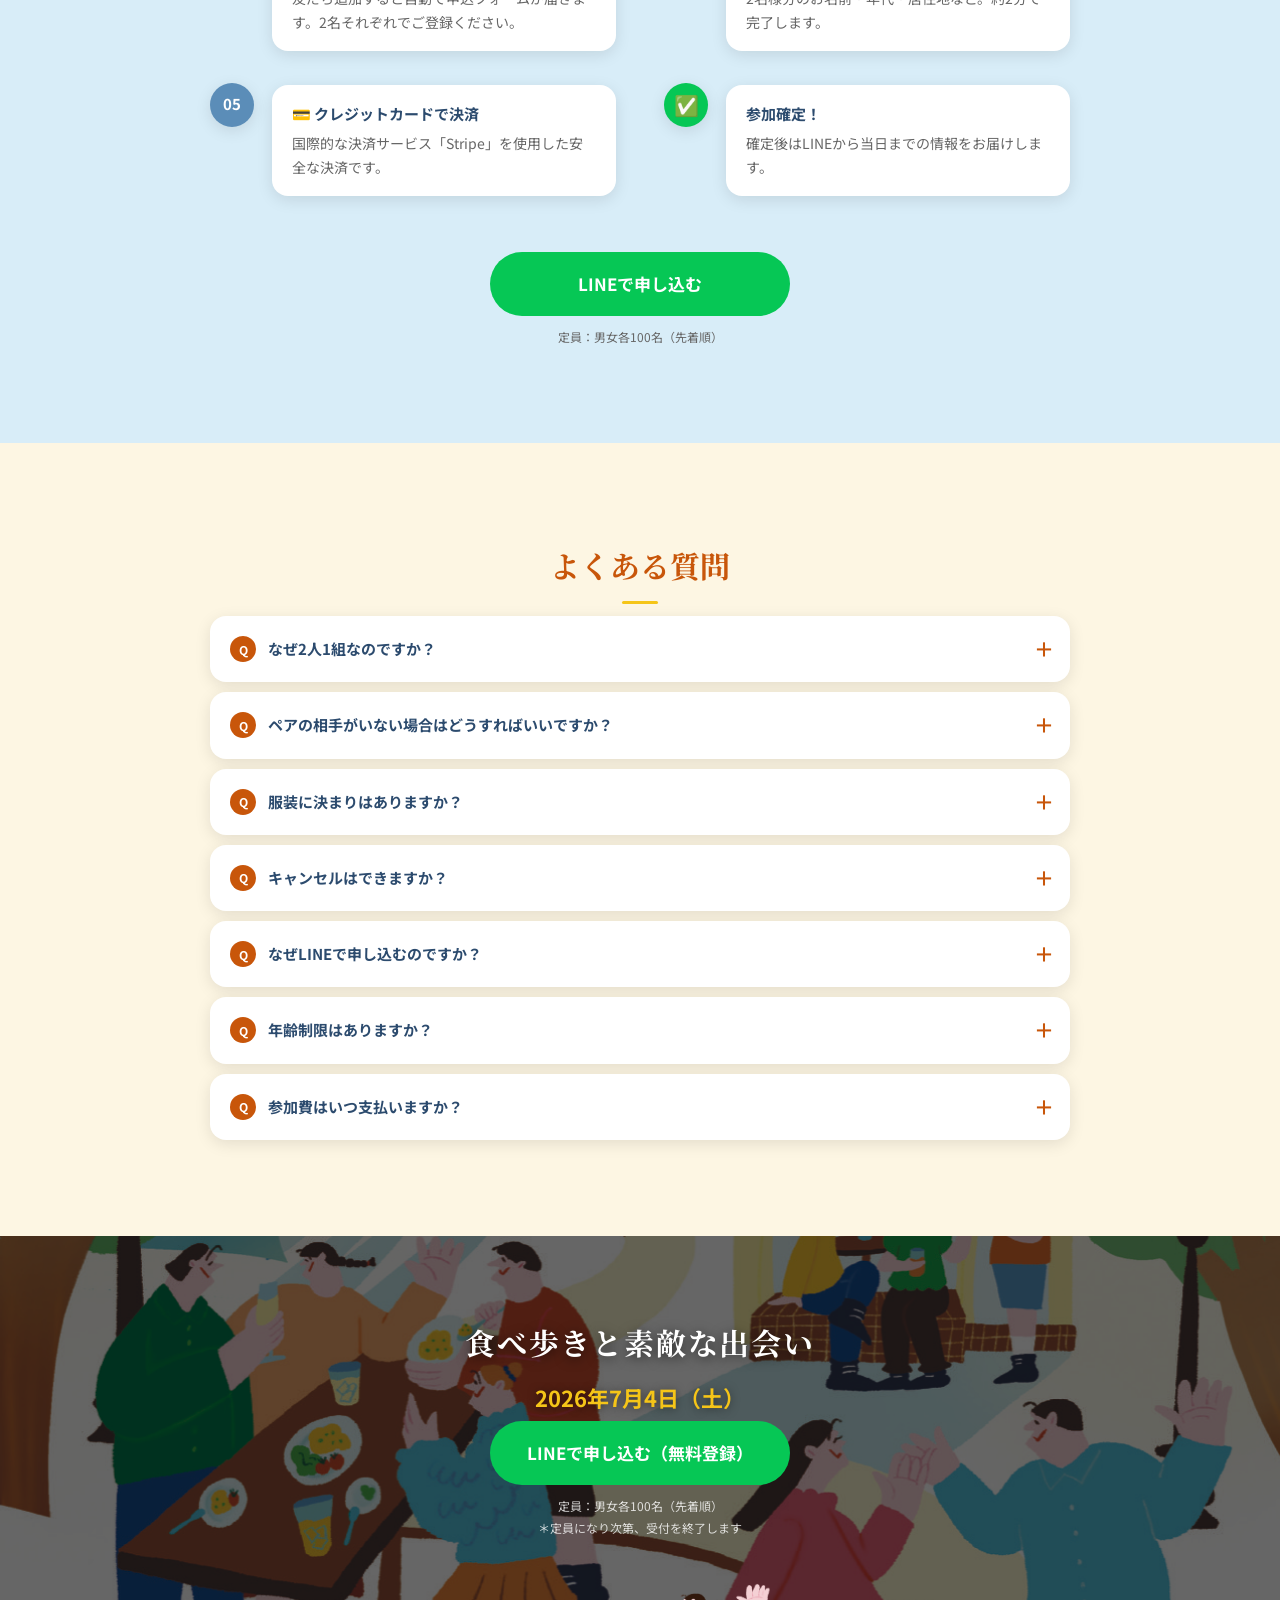
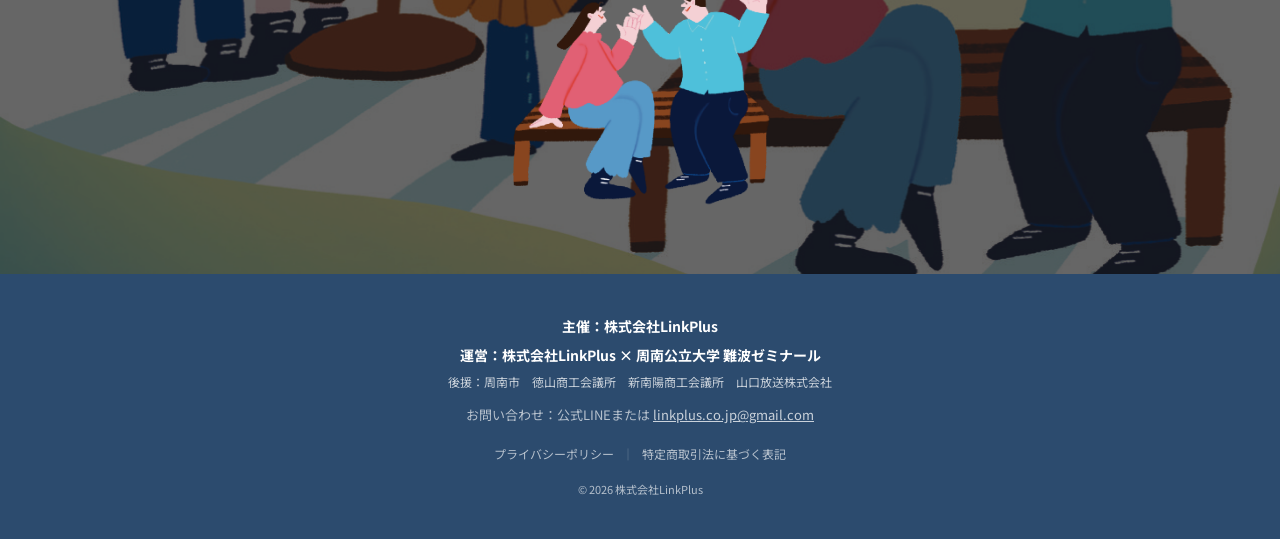
<file: coming-soon.html>
<!DOCTYPE html>
<html lang="ja">
<head>
  <meta charset="UTF-8">
  <meta name="viewport" content="width=device-width, initial-scale=1.0">
  <title>周南ナイトリンク | Night LINK 2026.7.4</title>
  <meta name="description" content="2026年7月4日（土）開催。周南初の大型マッチングイベント「周南ナイトリンク」。5月15日より申込受付スタート。">
  <link rel="preconnect" href="https://fonts.googleapis.com">
  <link rel="preconnect" href="https://fonts.gstatic.com" crossorigin>
  <link href="https://fonts.googleapis.com/css2?family=Noto+Sans+JP:wght@400;500;700&family=Noto+Serif+JP:wght@700&display=swap" rel="stylesheet">
  <style>
    *, *::before, *::after { box-sizing: border-box; margin: 0; padding: 0; }

    html {
      height: 100%;
    }
    body {
      font-family: 'Noto Sans JP', sans-serif;
      background: #0d1a2b;
      color: #fff;
      min-height: 100%;
      min-height: 100svh;
      overflow-x: hidden;
    }

    /* ===== 背景 ===== */
    .cs {
      position: relative;
      min-height: 100vh;
      min-height: 100svh;
      display: flex;
      flex-direction: column;
      align-items: center;
      justify-content: center;
      padding: 20px 20px 44px;
      text-align: center;
    }

    .cs__bg {
      position: fixed;
      inset: 0;
      z-index: 0;
    }
    .cs__bg img {
      width: 100%;
      height: 100%;
      object-fit: cover;
      object-position: center top;
      display: block;
    }
    .cs__bg::after {
      content: '';
      position: absolute;
      inset: 0;
      background: rgba(10, 20, 40, 0.68);
    }

    /* ===== 装飾 ===== */
    .deco {
      position: fixed;
      z-index: 1;
      pointer-events: none;
    }
    .deco--moon        { top: 3%;   right: 5%;  width: clamp(48px, 11vw, 90px);  opacity: .85; }
    .deco--light-left  { bottom: 0; left: 0;    width: clamp(70px, 18vw, 130px); opacity: .75; }
    .deco--light-right { bottom: 0; right: 0;   width: clamp(70px, 18vw, 130px); opacity: .75; }
    .deco--tree        { bottom: 0; left: 50%;  transform: translateX(-50%);
                         width: clamp(80px, 22vw, 160px); opacity: .45; }

    /* ===== コンテンツ ===== */
    .cs__content {
      position: relative;
      z-index: 2;
      width: 100%;
      max-width: 480px;
      display: flex;
      flex-direction: column;
      align-items: center;
    }

    /* ロゴ：高さを制限して透明余白を排除 */
    .cs__logo {
      width: clamp(240px, 72vw, 380px);
      height: clamp(160px, 44vw, 240px);
      display: flex;
      align-items: center;
      justify-content: center;
      margin-bottom: 10px;
    }
    .cs__logo img {
      max-width: 100%;
      max-height: 100%;
      object-fit: contain;
      object-position: center;
    }

    .cs__badge {
      display: inline-block;
      background: rgba(255,255,255,.13);
      border: 1px solid rgba(255,255,255,.35);
      backdrop-filter: blur(6px);
      color: #fff;
      font-size: 12px;
      font-weight: 700;
      letter-spacing: 0.18em;
      text-transform: uppercase;
      padding: 5px 18px;
      border-radius: 40px;
      margin-bottom: 10px;
    }

    .cs__catch {
      font-size: clamp(13px, 3.8vw, 16px);
      color: rgba(255,255,255,.88);
      letter-spacing: 0.08em;
      margin-bottom: 10px;
    }

    .cs__divider {
      width: 36px;
      height: 2px;
      background: #F5C518;
      border-radius: 2px;
      margin: 0 auto 14px;
    }

    /* ===== カウントダウン ===== */
    .cs__countdown {
      display: flex;
      gap: clamp(8px, 3vw, 20px);
      justify-content: center;
      align-items: flex-start;
      margin-bottom: 4px;
    }
    .cs__count-unit {
      display: flex;
      flex-direction: column;
      align-items: center;
      gap: 2px;
    }
    .cs__count-num {
      font-family: 'Noto Serif JP', serif;
      font-size: clamp(30px, 9vw, 46px);
      font-weight: 700;
      line-height: 1;
      min-width: 2ch;
      text-align: center;
    }
    .cs__count-label {
      font-size: 9px;
      color: rgba(255,255,255,.55);
      letter-spacing: 0.05em;
    }
    .cs__count-sep {
      font-size: clamp(22px, 7vw, 36px);
      font-weight: 700;
      padding-top: 2px;
      color: rgba(255,255,255,.35);
      line-height: 1;
    }
    .cs__countdown-note {
      font-size: 11px;
      color: rgba(255,255,255,.5);
      margin-bottom: 14px;
    }

    /* ===== 申込開始ボタン ===== */
    .cs__open {
      background: #F5C518;
      color: #2C4B6E;
      font-size: clamp(14px, 4vw, 17px);
      font-weight: 700;
      padding: 12px 28px;
      border-radius: 40px;
      display: inline-block;
      margin-bottom: 8px;
      box-shadow: 0 4px 20px rgba(245,197,24,.38);
    }
    .cs__open-note {
      font-size: 12px;
      color: rgba(255,255,255,.65);
      margin-bottom: 16px;
    }

    /* ===== 概要カード ===== */
    .cs__info {
      background: rgba(255,255,255,.10);
      border: 1px solid rgba(255,255,255,.18);
      backdrop-filter: blur(10px);
      border-radius: 14px;
      padding: 14px 20px;
      width: 100%;
      max-width: 360px;
      display: flex;
      flex-direction: column;
      gap: 7px;
    }
    .cs__info-row {
      display: flex;
      align-items: baseline;
      gap: 10px;
      font-size: clamp(11px, 3.2vw, 13px);
      color: rgba(255,255,255,.9);
      text-align: left;
    }
    .cs__info-label {
      font-weight: 700;
      color: #F5C518;
      flex-shrink: 0;
      font-size: clamp(10px, 2.8vw, 12px);
      min-width: 3em;
    }

    /* ===== フッター ===== */
    .cs__footer {
      position: fixed;
      bottom: 12px;
      left: 0;
      right: 0;
      text-align: center;
      font-size: 10px;
      color: rgba(255,255,255,.28);
      z-index: 2;
    }
  </style>
</head>
<body>
  <div class="cs">
    <div class="cs__bg">
      <img src="assets/main.jpg" alt="" aria-hidden="true">
    </div>
    <img src="assets/part_tsuki.png"  alt="" class="deco deco--moon"        aria-hidden="true">
    <img src="assets/part_light1.png" alt="" class="deco deco--light-left"  aria-hidden="true">
    <img src="assets/part_light2.png" alt="" class="deco deco--light-right" aria-hidden="true">
    <img src="assets/part_tree.png"   alt="" class="deco deco--tree"        aria-hidden="true">

    <div class="cs__content">
      <div class="cs__logo">
        <img src="assets/part_title.png" alt="周南ナイトリンク">
      </div>

      <span class="cs__badge">Coming Soon</span>
      <p class="cs__catch">この夜が、はじまりになる。</p>
      <div class="cs__divider"></div>

      <div class="cs__countdown">
        <div class="cs__count-unit">
          <span class="cs__count-num" id="cd-days">--</span>
          <span class="cs__count-label">DAYS</span>
        </div>
        <span class="cs__count-sep">:</span>
        <div class="cs__count-unit">
          <span class="cs__count-num" id="cd-hours">--</span>
          <span class="cs__count-label">HOURS</span>
        </div>
        <span class="cs__count-sep">:</span>
        <div class="cs__count-unit">
          <span class="cs__count-num" id="cd-mins">--</span>
          <span class="cs__count-label">MINS</span>
        </div>
        <span class="cs__count-sep">:</span>
        <div class="cs__count-unit">
          <span class="cs__count-num" id="cd-secs">--</span>
          <span class="cs__count-label">SECS</span>
        </div>
      </div>
      <p class="cs__countdown-note">申込受付スタートまで</p>

      <p class="cs__open">5月15日（金）申込受付スタート！</p>
      <p class="cs__open-note">公式LINEからお申し込みいただけます</p>

      <div class="cs__info">
        <div class="cs__info-row">
          <span class="cs__info-label">開催日</span>
          <span>2026年7月4日（土）17:00〜20:00</span>
        </div>
        <div class="cs__info-row">
          <span class="cs__info-label">場所</span>
          <span>徳山駅周辺 バー・居酒屋</span>
        </div>
        <div class="cs__info-row">
          <span class="cs__info-label">対象</span>
          <span>独身男女 20代〜30代　各100名</span>
        </div>
        <div class="cs__info-row">
          <span class="cs__info-label">参加費</span>
          <span>男性 9,000円 / 女性 6,000円（税込）</span>
        </div>
      </div>
    </div>

    <p class="cs__footer">© 2026 株式会社LinkPlus</p>
  </div>

  <script>
    const target = new Date('2026-05-15T00:00:00+09:00');

    function pad(n) { return String(n).padStart(2, '0'); }

    function tick() {
      const now  = new Date();
      const diff = target - now;

      if (diff <= 0) {
        location.replace('/');
        return;
      }

      const days  = Math.floor(diff / 86400000);
      const hours = Math.floor((diff % 86400000) / 3600000);
      const mins  = Math.floor((diff % 3600000)  / 60000);
      const secs  = Math.floor((diff % 60000)    / 1000);

      document.getElementById('cd-days').textContent  = days;
      document.getElementById('cd-hours').textContent = pad(hours);
      document.getElementById('cd-mins').textContent  = pad(mins);
      document.getElementById('cd-secs').textContent  = pad(secs);
    }

    tick();
    setInterval(tick, 1000);
  </script>
</body>
</html>
</file>
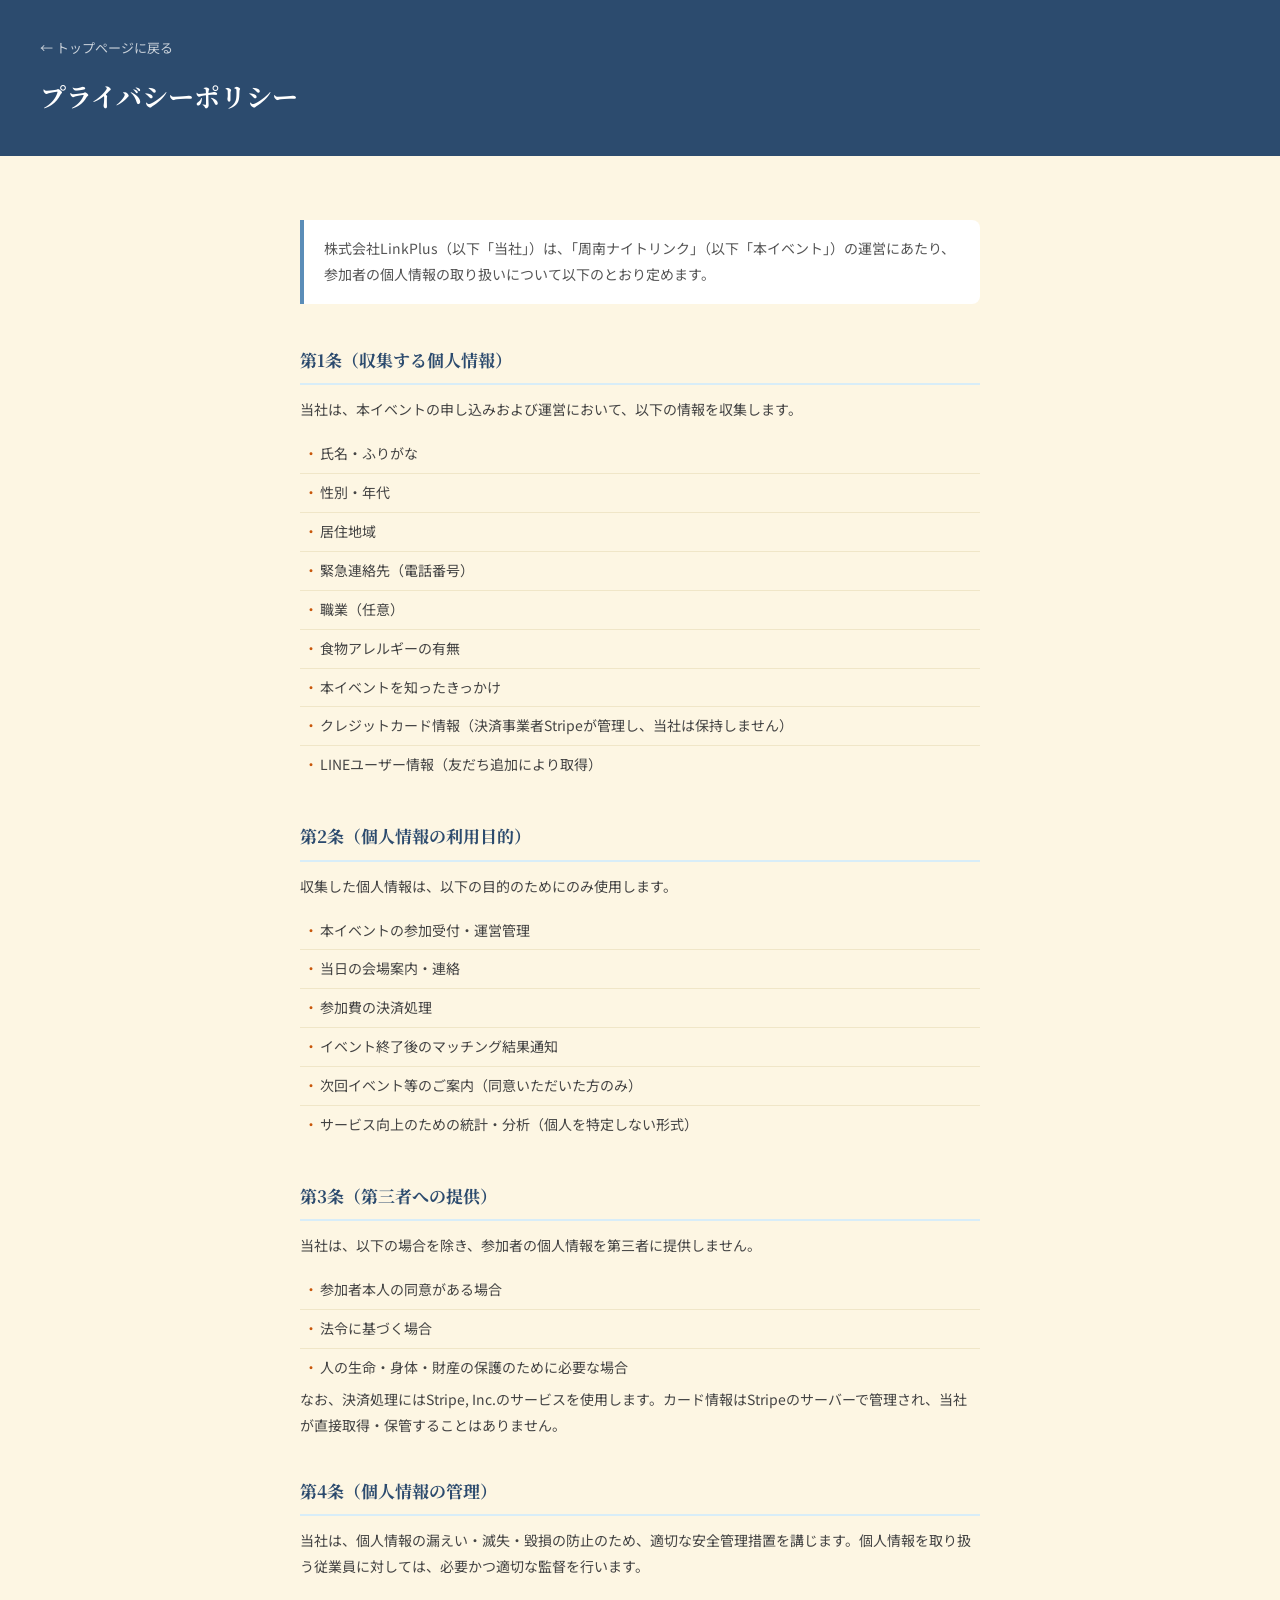
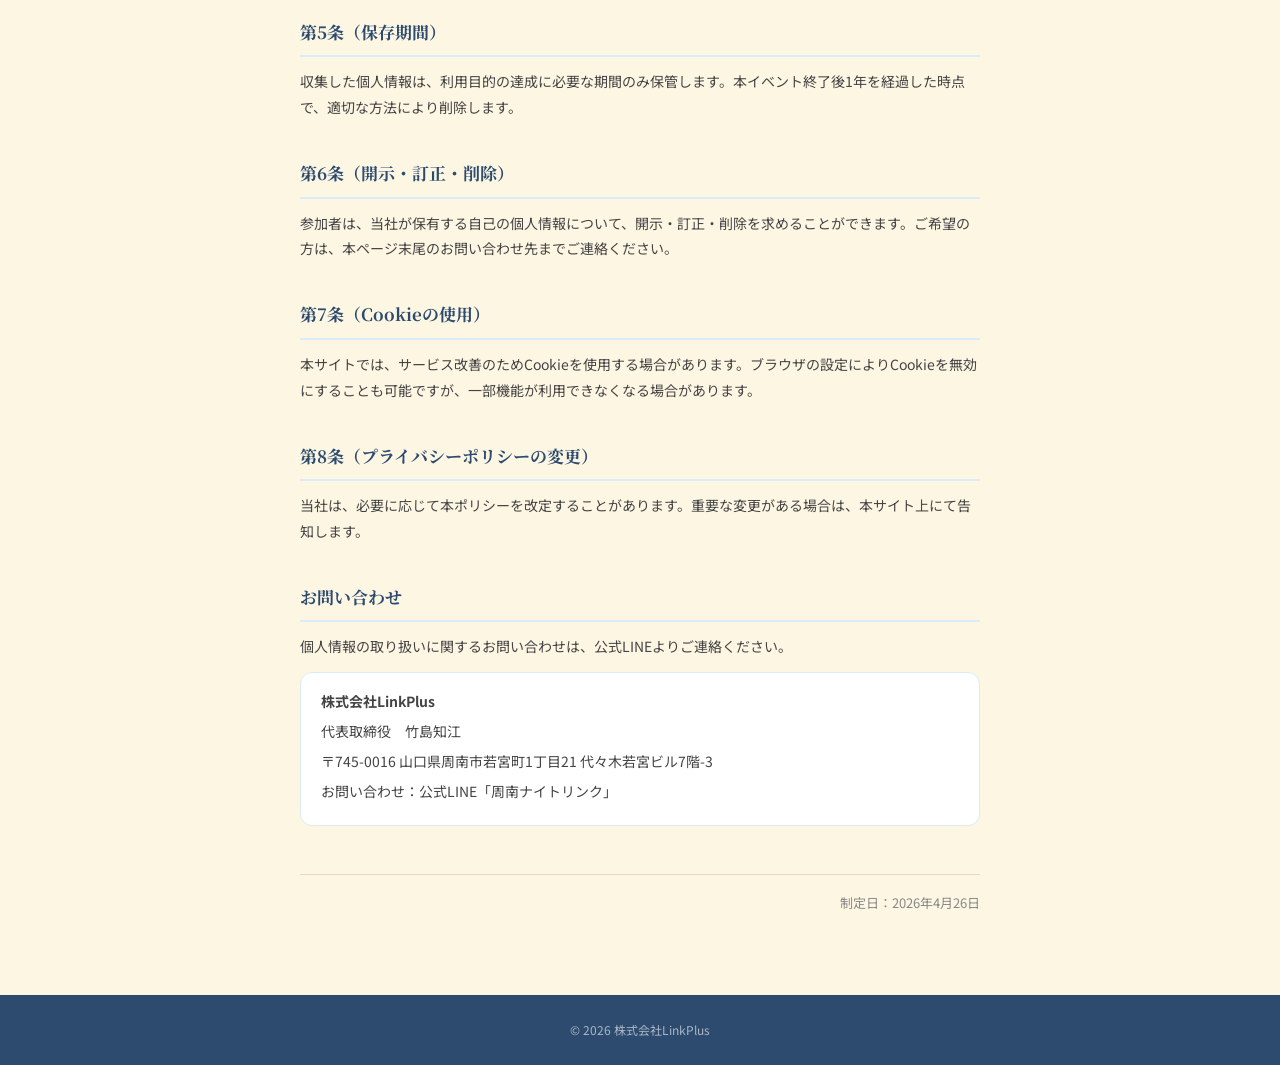
<file: privacy.html>
<!DOCTYPE html>
<html lang="ja">
<head>
  <meta charset="UTF-8">
  <meta name="viewport" content="width=device-width, initial-scale=1.0">
  <title>プライバシーポリシー | 周南ナイトリンク</title>
  <link rel="preconnect" href="https://fonts.googleapis.com">
  <link rel="preconnect" href="https://fonts.gstatic.com" crossorigin>
  <link href="https://fonts.googleapis.com/css2?family=Noto+Sans+JP:wght@400;500;700&family=Noto+Serif+JP:wght@700&display=swap" rel="stylesheet">
  <link rel="stylesheet" href="legal.css">
</head>
<body>
  <header class="legal-header">
    <a href="/" class="legal-header__back">← トップページに戻る</a>
    <h1>プライバシーポリシー</h1>
  </header>

  <main class="legal-main">
    <div class="legal-container">

      <p class="legal-lead">株式会社LinkPlus（以下「当社」）は、「周南ナイトリンク」（以下「本イベント」）の運営にあたり、参加者の個人情報の取り扱いについて以下のとおり定めます。</p>

      <section>
        <h2>第1条（収集する個人情報）</h2>
        <p>当社は、本イベントの申し込みおよび運営において、以下の情報を収集します。</p>
        <ul>
          <li>氏名・ふりがな</li>
          <li>性別・年代</li>
          <li>居住地域</li>
          <li>緊急連絡先（電話番号）</li>
          <li>職業（任意）</li>
          <li>食物アレルギーの有無</li>
          <li>本イベントを知ったきっかけ</li>
          <li>クレジットカード情報（決済事業者Stripeが管理し、当社は保持しません）</li>
          <li>LINEユーザー情報（友だち追加により取得）</li>
        </ul>
      </section>

      <section>
        <h2>第2条（個人情報の利用目的）</h2>
        <p>収集した個人情報は、以下の目的のためにのみ使用します。</p>
        <ul>
          <li>本イベントの参加受付・運営管理</li>
          <li>当日の会場案内・連絡</li>
          <li>参加費の決済処理</li>
          <li>イベント終了後のマッチング結果通知</li>
          <li>次回イベント等のご案内（同意いただいた方のみ）</li>
          <li>サービス向上のための統計・分析（個人を特定しない形式）</li>
        </ul>
      </section>

      <section>
        <h2>第3条（第三者への提供）</h2>
        <p>当社は、以下の場合を除き、参加者の個人情報を第三者に提供しません。</p>
        <ul>
          <li>参加者本人の同意がある場合</li>
          <li>法令に基づく場合</li>
          <li>人の生命・身体・財産の保護のために必要な場合</li>
        </ul>
        <p>なお、決済処理にはStripe, Inc.のサービスを使用します。カード情報はStripeのサーバーで管理され、当社が直接取得・保管することはありません。</p>
      </section>

      <section>
        <h2>第4条（個人情報の管理）</h2>
        <p>当社は、個人情報の漏えい・滅失・毀損の防止のため、適切な安全管理措置を講じます。個人情報を取り扱う従業員に対しては、必要かつ適切な監督を行います。</p>
      </section>

      <section>
        <h2>第5条（保存期間）</h2>
        <p>収集した個人情報は、利用目的の達成に必要な期間のみ保管します。本イベント終了後1年を経過した時点で、適切な方法により削除します。</p>
      </section>

      <section>
        <h2>第6条（開示・訂正・削除）</h2>
        <p>参加者は、当社が保有する自己の個人情報について、開示・訂正・削除を求めることができます。ご希望の方は、本ページ末尾のお問い合わせ先までご連絡ください。</p>
      </section>

      <section>
        <h2>第7条（Cookieの使用）</h2>
        <p>本サイトでは、サービス改善のためCookieを使用する場合があります。ブラウザの設定によりCookieを無効にすることも可能ですが、一部機能が利用できなくなる場合があります。</p>
      </section>

      <section>
        <h2>第8条（プライバシーポリシーの変更）</h2>
        <p>当社は、必要に応じて本ポリシーを改定することがあります。重要な変更がある場合は、本サイト上にて告知します。</p>
      </section>

      <section>
        <h2>お問い合わせ</h2>
        <p>個人情報の取り扱いに関するお問い合わせは、公式LINEよりご連絡ください。</p>
        <div class="legal-contact">
          <p><strong>株式会社LinkPlus</strong></p>
          <p>代表取締役　竹島知江</p>
          <p>〒745-0016 山口県周南市若宮町1丁目21 代々木若宮ビル7階-3</p>
          <p>お問い合わせ：公式LINE「周南ナイトリンク」</p>
        </div>
      </section>

      <p class="legal-date">制定日：2026年4月26日</p>

    </div>
  </main>

  <footer class="legal-footer">
    <p>© 2026 株式会社LinkPlus</p>
  </footer>
</body>
</html>
</file>
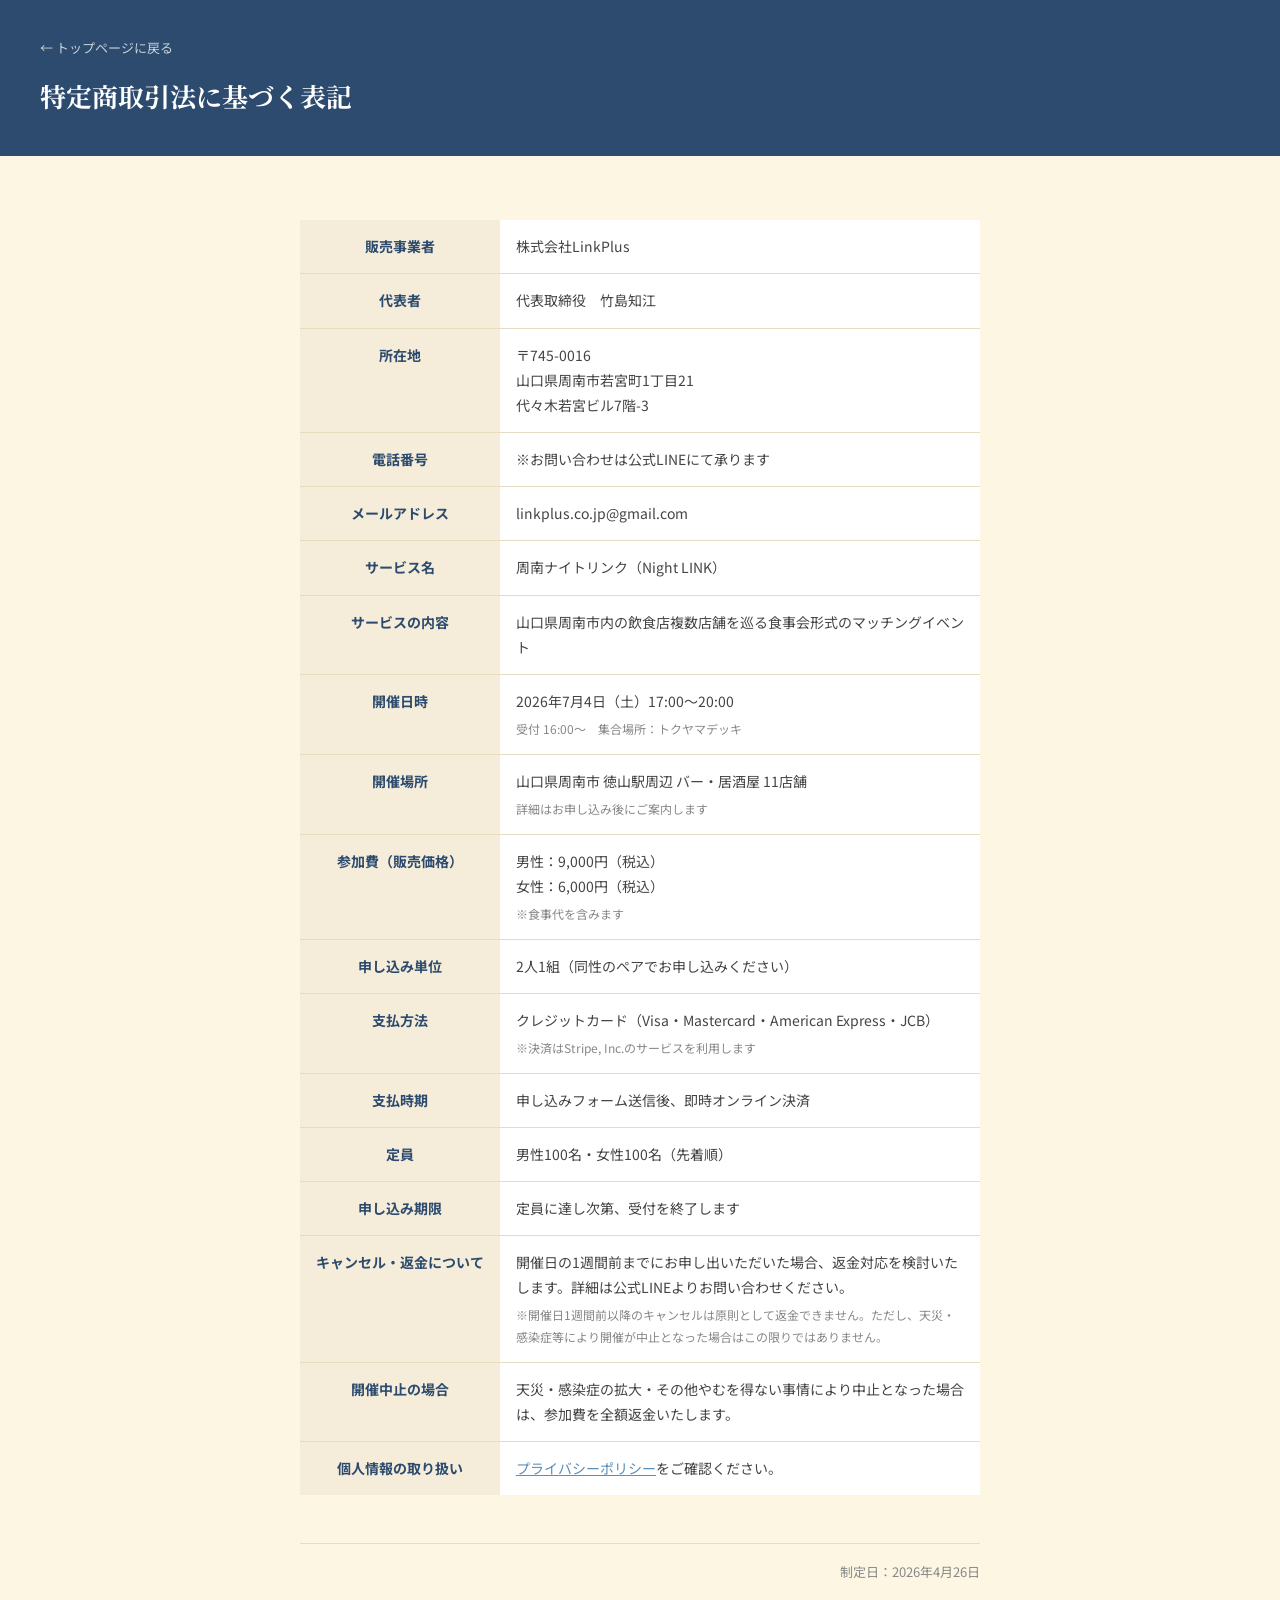
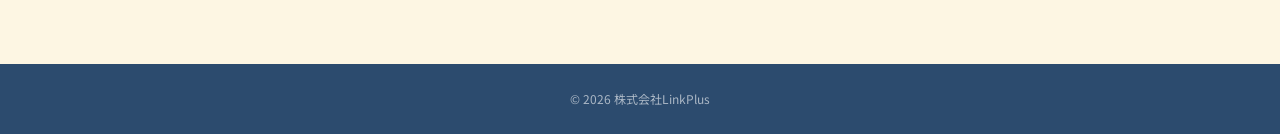
<file: tokushoho.html>
<!DOCTYPE html>
<html lang="ja">
<head>
  <meta charset="UTF-8">
  <meta name="viewport" content="width=device-width, initial-scale=1.0">
  <title>特定商取引法に基づく表記 | 周南ナイトリンク</title>
  <link rel="preconnect" href="https://fonts.googleapis.com">
  <link rel="preconnect" href="https://fonts.gstatic.com" crossorigin>
  <link href="https://fonts.googleapis.com/css2?family=Noto+Sans+JP:wght@400;500;700&family=Noto+Serif+JP:wght@700&display=swap" rel="stylesheet">
  <link rel="stylesheet" href="legal.css">
</head>
<body>
  <header class="legal-header">
    <a href="/" class="legal-header__back">← トップページに戻る</a>
    <h1>特定商取引法に基づく表記</h1>
  </header>

  <main class="legal-main">
    <div class="legal-container">

      <table class="legal-table">
        <tbody>
          <tr>
            <th>販売事業者</th>
            <td>株式会社LinkPlus</td>
          </tr>
          <tr>
            <th>代表者</th>
            <td>代表取締役　竹島知江</td>
          </tr>
          <tr>
            <th>所在地</th>
            <td>〒745-0016<br>山口県周南市若宮町1丁目21<br>代々木若宮ビル7階-3</td>
          </tr>
          <tr>
            <th>電話番号</th>
            <td>※お問い合わせは公式LINEにて承ります</td>
          </tr>
          <tr>
            <th>メールアドレス</th>
            <td>linkplus.co.jp@gmail.com</td>
          </tr>
          <tr>
            <th>サービス名</th>
            <td>周南ナイトリンク（Night LINK）</td>
          </tr>
          <tr>
            <th>サービスの内容</th>
            <td>山口県周南市内の飲食店複数店舗を巡る食事会形式のマッチングイベント</td>
          </tr>
          <tr>
            <th>開催日時</th>
            <td>2026年7月4日（土）17:00〜20:00<br><small>受付 16:00〜　集合場所：トクヤマデッキ</small></td>
          </tr>
          <tr>
            <th>開催場所</th>
            <td>山口県周南市 徳山駅周辺 バー・居酒屋 11店舗<br><small>詳細はお申し込み後にご案内します</small></td>
          </tr>
          <tr>
            <th>参加費（販売価格）</th>
            <td>
              男性：9,000円（税込）<br>
              女性：6,000円（税込）<br>
              <small>※食事代を含みます</small>
            </td>
          </tr>
          <tr>
            <th>申し込み単位</th>
            <td>2人1組（同性のペアでお申し込みください）</td>
          </tr>
          <tr>
            <th>支払方法</th>
            <td>クレジットカード（Visa・Mastercard・American Express・JCB）<br><small>※決済はStripe, Inc.のサービスを利用します</small></td>
          </tr>
          <tr>
            <th>支払時期</th>
            <td>申し込みフォーム送信後、即時オンライン決済</td>
          </tr>
          <tr>
            <th>定員</th>
            <td>男性100名・女性100名（先着順）</td>
          </tr>
          <tr>
            <th>申し込み期限</th>
            <td>定員に達し次第、受付を終了します</td>
          </tr>
          <tr>
            <th>キャンセル・返金について</th>
            <td>
              開催日の1週間前までにお申し出いただいた場合、返金対応を検討いたします。詳細は公式LINEよりお問い合わせください。<br>
              <small>※開催日1週間前以降のキャンセルは原則として返金できません。ただし、天災・感染症等により開催が中止となった場合はこの限りではありません。</small>
            </td>
          </tr>
          <tr>
            <th>開催中止の場合</th>
            <td>天災・感染症の拡大・その他やむを得ない事情により中止となった場合は、参加費を全額返金いたします。</td>
          </tr>
          <tr>
            <th>個人情報の取り扱い</th>
            <td><a href="/privacy">プライバシーポリシー</a>をご確認ください。</td>
          </tr>
        </tbody>
      </table>

      <p class="legal-date">制定日：2026年4月26日</p>

    </div>
  </main>

  <footer class="legal-footer">
    <p>© 2026 株式会社LinkPlus</p>
  </footer>
</body>
</html>
</file>
<file: style.css>
/* ============================================================
   Reset & Base
============================================================ */
*, *::before, *::after { box-sizing: border-box; margin: 0; padding: 0; }
html { scroll-behavior: smooth; }
body {
  font-family: 'Noto Sans JP', sans-serif;
  color: #2B2B2B;
  background: #FDF6E3;
  line-height: 1.75;
  overflow-x: hidden;
}
img { max-width: 100%; height: auto; display: block; }
a { text-decoration: none; }

/* ============================================================
   Variables
============================================================ */
:root {
  --cream:      #FDF6E3;
  --cream-dark: #F0E6C8;
  --blue-light: #D8EDF8;
  --blue-mid:   #5B8DB8;
  --blue-dark:  #2C4B6E;
  --red:        #D94040;
  --orange:     #C8560A;
  --yellow:     #F5C518;
  --text:       #2B2B2B;
  --text-mid:   #666666;
  --line-green: #06C755;
  --line-dark:  #05A847;
  --radius:     16px;
  --shadow:     0 4px 16px rgba(0,0,0,0.10);
}

/* ============================================================
   Layout
============================================================ */
.container {
  max-width: 600px;
  margin: 0 auto;
  padding: 0 20px;
}
.section { padding: 64px 0; }
.section--blue { background: var(--blue-light); }
.section--dark { background: var(--blue-dark); color: #fff; }

/* ============================================================
   Section Headers
============================================================ */
.section__title {
  font-family: 'Noto Serif JP', serif;
  font-size: 22px;
  font-weight: 700;
  color: var(--orange);
  text-align: center;
  margin-bottom: 12px;
}
.section__title::after {
  content: '';
  display: block;
  width: 36px;
  height: 3px;
  background: var(--yellow);
  border-radius: 2px;
  margin: 10px auto 0;
}
.section__title--light { color: #fff; }
.section__lead {
  text-align: center;
  color: var(--text-mid);
  font-size: 14px;
  line-height: 1.9;
  margin-bottom: 36px;
}

/* ============================================================
   Buttons
============================================================ */
.btn {
  display: inline-flex;
  align-items: center;
  justify-content: center;
  gap: 8px;
  border-radius: 9999px;
  font-family: 'Noto Sans JP', sans-serif;
  font-weight: 700;
  cursor: pointer;
  border: none;
  transition: transform .2s, box-shadow .2s, background .2s;
}
.btn:hover  { transform: translateY(-2px); box-shadow: 0 8px 24px rgba(0,0,0,.18); }
.btn:active { transform: translateY(0); }
.btn--line  { background: var(--line-green); color: #fff; }
.btn--line:hover { background: var(--line-dark); }
.btn--lg {
  font-size: 17px;
  padding: 17px 0;
  width: 100%;
  max-width: 300px;
}
.btn__icon { width: 20px; height: 20px; }

/* CTA block (centered wrapper) */
.cta-block { text-align: center; margin-top: 40px; }
.cta-block__note {
  margin-top: 10px;
  font-size: 12px;
  color: var(--text-mid);
}

/* ============================================================
   Deco (shared positioned elements)
============================================================ */
.deco {
  position: absolute;
  pointer-events: none;
  z-index: 1;
}
.deco--moon        { top: 20px; right: 20px; width: 60px; }
.deco--light-left  { bottom: 56px; left: 0;   width: 44px; }
.deco--light-right { bottom: 56px; right: 0;  width: 38px; }
.deco--tree        { bottom: 0; left: 0; width: 100%; opacity: .85; }

/* ============================================================
   Hero
============================================================ */
/* ---- Hero: モバイル – 画像→コンテンツの完全積み上げ ---- */
.hero {
  display: block;
  background: var(--blue-dark);
  text-align: center;
}
.hero__bg {
  display: block;
  width: 100%;
  line-height: 0;
}
.hero__bg img {
  width: 100%;
  height: auto;
  display: block;
  object-fit: unset;
}
.hero__bg picture {
  display: block;
}
.hero__bg::after {
  display: none;
}
.hero__content {
  width: 100%;
  background: var(--blue-dark);
  padding: 28px 20px 48px;
  display: flex;
  flex-direction: column;
  align-items: center;
}
.hero__catch {
  font-family: 'Klee One', 'Noto Serif JP', serif;
  font-size: 28px;
  font-weight: 600;
  color: #fff;
  letter-spacing: .06em;
  margin-bottom: 12px;
  line-height: 1.4;
}
.hero__lead {
  font-size: 13px;
  color: rgba(255,255,255,.88);
  line-height: 1.8;
  margin-bottom: 8px;
}
.hero__tagline {
  font-size: 18px;
  font-weight: 700;
  color: var(--yellow);
  margin-bottom: 20px;
  letter-spacing: .04em;
}
.hero__meta { margin-bottom: 20px; }
.hero__date {
  font-size: 20px;
  font-weight: 700;
  color: #fff;
  margin-bottom: 8px;
}
.hero__scale {
  display: inline-block;
  font-size: 13px;
  color: #fff;
  line-height: 1.7;
  background: rgba(255,255,255,.15);
  border-radius: 12px;
  padding: 8px 16px;
}
.hero__open {
  display: block;
  background: var(--yellow);
  color: var(--blue-dark);
  font-size: 13px;
  font-weight: 700;
  padding: 10px 24px;
  border-radius: 20px;
  margin: 0 auto 12px;
  width: fit-content;
}
.hero__note {
  margin-top: 10px;
  font-size: 12px;
  color: rgba(255,255,255,.85);
}
.btn--instagram {
  background: linear-gradient(135deg, #f09433 0%, #e6683c 25%, #dc2743 50%, #cc2366 75%, #bc1888 100%);
  color: #fff;
  margin-bottom: 16px;
}
.btn--instagram:hover {
  background: linear-gradient(135deg, #d4832b 0%, #c85a33 25%, #c02038 50%, #b01d58 75%, #a01474 100%);
}
.hero__time {
  font-size: 22px;
  font-weight: 700;
  color: var(--yellow);
  margin-top: 6px;
  letter-spacing: .05em;
}

/* ============================================================
   About
============================================================ */
.about__cards {
  display: grid;
  grid-template-columns: repeat(3, 1fr);
  gap: 12px;
  margin-bottom: 36px;
}
.about__card {
  background: #fff;
  border-radius: var(--radius);
  padding: 20px 10px;
  text-align: center;
  box-shadow: var(--shadow);
}
.about__card-category {
  font-size: 11px;
  font-weight: 700;
  color: var(--blue-mid);
  letter-spacing: .08em;
  margin-bottom: 8px;
  text-transform: none;
}
.about__card-icon  { font-size: 26px; margin-bottom: 6px; }
.about__card-num   {
  font-family: 'Noto Serif JP', serif;
  font-size: 28px;
  font-weight: 700;
  color: var(--red);
  line-height: 1;
  margin-bottom: 4px;
}
.about__card-num span { font-size: 13px; font-weight: 400; }
.about__card-label {
  font-size: 11px;
  font-weight: 700;
  color: var(--orange);
  margin-bottom: 4px;
}
.about__card-desc { font-size: 11px; color: var(--text-mid); line-height: 1.5; }
.about__illust { max-width: 260px; margin: 0 auto; }

/* ============================================================
   Schedule
============================================================ */
.schedule__list {
  display: flex;
  flex-direction: column;
  margin-bottom: 36px;
}
.schedule__step {
  display: flex;
  gap: 14px;
  align-items: flex-start;
  background: #fff;
  border-radius: var(--radius);
  padding: 18px 16px;
  box-shadow: var(--shadow);
}
.schedule__step--shuffle {
  background: #FFF8EE;
  border: 2px dashed var(--orange);
  box-shadow: none;
}
.schedule__step--final {
  background: linear-gradient(135deg, #FFF9DC, #FFE97A);
  border: 2px solid var(--yellow);
  box-shadow: none;
}
.schedule__badge {
  flex-shrink: 0;
  font-size: 10px;
  font-weight: 700;
  color: #fff;
  background: var(--blue-mid);
  border-radius: 9999px;
  padding: 3px 10px;
  margin-top: 3px;
  white-space: nowrap;
}
.schedule__badge--shuffle { background: var(--orange); }
.schedule__badge--final   { background: var(--yellow); color: var(--text); }
.schedule__body h3 {
  font-size: 14px;
  font-weight: 700;
  color: var(--blue-dark);
  margin-bottom: 4px;
  font-family: 'Noto Sans JP', sans-serif;
}
.schedule__body p  { font-size: 13px; color: var(--text-mid); }
.schedule__time {
  font-size: 11px;
  font-weight: 400;
  color: var(--text-mid);
  background: var(--blue-light);
  padding: 1px 8px;
  border-radius: 9999px;
  margin-left: 4px;
}
.schedule__arrow {
  text-align: center;
  color: var(--blue-mid);
  font-size: 18px;
  padding: 4px 0;
}
.schedule__illust { max-width: 220px; margin: 0 auto; }

/* ============================================================
   Target
============================================================ */
.target__list {
  list-style: none;
  margin-bottom: 20px;
}
.target__list li {
  display: flex;
  gap: 12px;
  align-items: flex-start;
  padding: 13px 0;
  border-bottom: 1px solid var(--cream-dark);
  font-size: 15px;
}
.target__list li:last-child { border-bottom: none; }
.target__note {
  background: var(--cream-dark);
  border-radius: var(--radius);
  padding: 14px 18px;
  margin-bottom: 28px;
}
.target__note p { font-size: 13px; color: var(--text-mid); }
.target__illust { max-width: 220px; margin: 0 auto; }

/* ============================================================
   Details
============================================================ */
.details__list { margin-bottom: 32px; }
.details__row {
  display: flex;
  gap: 16px;
  padding: 18px 0;
  border-bottom: 1px solid rgba(255,255,255,.12);
}
.details__row:last-child { border-bottom: none; }
.details__row dt {
  font-weight: 700;
  font-size: 13px;
  color: var(--yellow);
  white-space: nowrap;
  flex-shrink: 0;
  min-width: 80px;
  padding-top: 2px;
}
.details__row dd {
  font-size: 14px;
  line-height: 1.8;
  color: #fff;
}
.details__row dd strong { color: var(--yellow); font-size: 17px; }
.details__row dd small  { display: block; font-size: 11px; color: rgba(255,255,255,.55); }
.details__illust { max-width: 180px; margin: 0 auto; opacity: .85; }

/* ============================================================
   Safety
============================================================ */
.safety__grid {
  display: grid;
  grid-template-columns: 1fr 1fr;
  gap: 14px;
}
.safety__item {
  background: #fff;
  border-radius: var(--radius);
  padding: 22px 14px;
  text-align: center;
  box-shadow: var(--shadow);
}
.safety__icon { font-size: 30px; margin-bottom: 10px; }
.safety__item h3 {
  font-size: 13px;
  font-weight: 700;
  color: var(--blue-dark);
  margin-bottom: 8px;
  font-family: 'Noto Sans JP', sans-serif;
}
.safety__item p { font-size: 12px; color: var(--text-mid); line-height: 1.7; }

/* ============================================================
   How To
============================================================ */
.howto__list {
  display: flex;
  flex-direction: column;
  gap: 0;
  position: relative;
  margin-bottom: 40px;
}
.howto__list::before {
  content: '';
  position: absolute;
  left: 21px;
  top: 44px;
  bottom: 44px;
  width: 2px;
  background: linear-gradient(to bottom, var(--blue-mid), var(--yellow));
  z-index: 0;
}
.howto__step {
  display: flex;
  gap: 18px;
  align-items: flex-start;
  padding: 12px 0;
  position: relative;
  z-index: 1;
}
.howto__num {
  width: 44px;
  height: 44px;
  border-radius: 50%;
  background: var(--blue-mid);
  color: #fff;
  font-weight: 700;
  font-size: 15px;
  display: flex;
  align-items: center;
  justify-content: center;
  flex-shrink: 0;
  box-shadow: var(--shadow);
}
.howto__num--last  { background: var(--line-green); font-size: 20px; }
.howto__body {
  flex: 1;
  background: #fff;
  border-radius: var(--radius);
  padding: 14px 18px;
  box-shadow: var(--shadow);
  margin-top: 2px;
}
.howto__body h3 {
  font-size: 14px;
  font-weight: 700;
  color: var(--blue-dark);
  margin-bottom: 4px;
  font-family: 'Noto Sans JP', sans-serif;
}
.howto__body p { font-size: 13px; color: var(--text-mid); }

/* ============================================================
   FAQ
============================================================ */
.faq__list { display: flex; flex-direction: column; gap: 10px; }
.faq__item {
  background: #fff;
  border-radius: var(--radius);
  box-shadow: var(--shadow);
  overflow: hidden;
}
.faq__item summary {
  display: flex;
  align-items: center;
  gap: 12px;
  padding: 18px 16px;
  cursor: pointer;
  font-weight: 700;
  font-size: 14px;
  color: var(--blue-dark);
  list-style: none;
  position: relative;
  transition: background .2s;
}
.faq__item summary::-webkit-details-marker { display: none; }
.faq__item summary::before {
  content: 'Q';
  width: 26px;
  height: 26px;
  border-radius: 50%;
  background: var(--orange);
  color: #fff;
  font-size: 12px;
  font-weight: 700;
  display: flex;
  align-items: center;
  justify-content: center;
  flex-shrink: 0;
}
.faq__item summary::after {
  content: '＋';
  position: absolute;
  right: 16px;
  color: var(--orange);
  font-size: 20px;
  line-height: 1;
  transition: transform .3s;
}
details[open] .faq__item summary,
.faq__item[open] summary { background: #FFF8F0; }
details[open] summary::after { transform: rotate(45deg); }
.faq__item p {
  font-size: 13px;
  color: var(--text-mid);
  line-height: 1.85;
  padding: 0 18px 18px 54px;
  border-top: 1px solid var(--cream-dark);
  padding-top: 14px;
}

/* ============================================================
   Closing
============================================================ */
.closing {
  position: relative;
  padding: 80px 20px 60px;
  overflow: hidden;
  text-align: center;
}
.closing__bg {
  position: absolute;
  inset: 0;
  z-index: 0;
}
.closing__bg img { width: 100%; height: 100%; object-fit: cover; }
.closing__bg::after {
  content: '';
  position: absolute;
  inset: 0;
  background: rgba(0,0,0,0.60);
}
.closing__content {
  position: relative;
  z-index: 2;
  max-width: 480px;
  margin: 0 auto;
}
.closing__logo { width: 200px; margin: 0 auto 12px; }
.closing__catch {
  font-family: 'Noto Serif JP', serif;
  font-size: 22px;
  font-weight: 700;
  color: #fff;
  letter-spacing: .06em;
  margin-bottom: 10px;
  text-shadow: 0 2px 12px rgba(0,0,0,.6);
}
.closing__date {
  font-size: 18px;
  font-weight: 700;
  color: var(--yellow);
  margin-bottom: 4px;
  text-shadow: 0 1px 8px rgba(0,0,0,.5);
}
.closing__sub {
  display: inline-block;
  font-size: 13px;
  color: #fff;
  background: rgba(255,255,255,.18);
  border-radius: 9999px;
  padding: 4px 16px;
  margin-bottom: 28px;
}
.closing__capacity {
  margin-top: 10px;
  font-size: 12px;
  color: rgba(255,255,255,.8);
  line-height: 1.9;
}
.closing__illust { max-width: 220px; margin: 32px auto 0; }

/* ============================================================
   Venues
============================================================ */
.venues__rounds {
  display: flex;
  align-items: center;
  justify-content: center;
  gap: 8px;
  margin-bottom: 12px;
  flex-wrap: wrap;
}
.venues__round {
  display: flex;
  flex-direction: column;
  align-items: center;
  gap: 6px;
}
.venues__round-badge {
  font-weight: 700;
  font-size: 13px;
  padding: 4px 16px;
  border-radius: 20px;
  color: #fff;
}
.venues__round-badge--1 { background: var(--orange); }
.venues__round-badge--2 { background: var(--blue-dark); }
.venues__round-badge--3 { background: #9b59b6; }
.venues__round-food { font-size: 13px; color: var(--text-mid); }
.venues__round-arrow { font-size: 20px; color: var(--cream-dark); margin-top: -12px; }
.venues__note {
  font-size: 12px;
  color: var(--text-mid);
  text-align: center;
  margin-bottom: 28px;
  line-height: 1.8;
}
.venues__grid {
  display: grid;
  grid-template-columns: repeat(2, 1fr);
  gap: 12px;
  margin-bottom: 8px;
}
.venues__card {
  background: #fff;
  border-radius: 12px;
  padding: 14px;
  box-shadow: var(--shadow);
  text-decoration: none;
  color: var(--text);
  display: block;
  transition: transform .15s, box-shadow .15s;
}
a.venues__card:hover {
  transform: translateY(-2px);
  box-shadow: 0 6px 20px rgba(0,0,0,.13);
}
.venues__card--tba {
  background: var(--cream-dark);
  border: 2px dashed var(--cream-dark);
  box-shadow: none;
  display: flex;
  align-items: center;
  justify-content: center;
}
.venues__card--tba .venues__card-name { color: var(--text-mid); font-size: 13px; }
.venues__card-name { font-weight: 700; font-size: 14px; margin-bottom: 4px; line-height: 1.4; }
.venues__card-link { font-size: 11px; color: var(--blue-mid); }
.venues__coming {
  grid-column: 1 / -1;
  background: var(--cream-dark);
  border-radius: 12px;
  padding: 28px;
  text-align: center;
  font-size: 14px;
  color: var(--text-mid);
}

/* ============================================================
   Sponsors
============================================================ */
.sponsors__tiers { margin-bottom: 28px; }
.sponsors__tier { margin-bottom: 24px; }
.sponsors__tier-label {
  font-size: 11px;
  font-weight: 700;
  letter-spacing: 0.1em;
  color: var(--text-mid);
  text-align: center;
  margin-bottom: 12px;
}
.sponsors__logos {
  display: flex;
  flex-wrap: wrap;
  gap: 12px;
  justify-content: center;
}
.sponsors__logo {
  background: #fff;
  border: 1px solid var(--cream-dark);
  border-radius: 8px;
  padding: 12px 20px;
  font-size: 14px;
  font-weight: 700;
  color: var(--text);
  min-width: 120px;
  text-align: center;
}
.sponsors__coming {
  background: var(--cream-dark);
  border-radius: 12px;
  padding: 28px;
  text-align: center;
  font-size: 14px;
  color: var(--text-mid);
  margin-bottom: 24px;
}
.sponsors__cta { text-align: center; }
.sponsors__cta-text { font-size: 13px; color: var(--text-mid); margin-bottom: 12px; }
.btn--outline {
  display: inline-block;
  border: 2px solid var(--blue-dark);
  color: var(--blue-dark);
  font-size: 14px;
  font-weight: 700;
  padding: 10px 24px;
  border-radius: 40px;
  transition: background .2s, color .2s;
}
.btn--outline:hover { background: var(--blue-dark); color: #fff; }

/* ============================================================
   Footer
============================================================ */
.footer {
  background: var(--blue-dark);
  color: rgba(255,255,255,.65);
  padding: 40px 20px;
  text-align: center;
}
.footer__org     { font-size: 14px; font-weight: 700; color: #fff; margin-bottom: 4px; }
.footer__org--support { font-size: 12px; font-weight: 400; color: rgba(255,255,255,.75); margin-bottom: 12px; }
.footer__contact { font-size: 13px; margin-bottom: 16px; }
.footer__contact a { color: rgba(255,255,255,.75); text-decoration: underline; }
.footer__links {
  display: flex;
  gap: 8px;
  justify-content: center;
  flex-wrap: wrap;
  margin-bottom: 16px;
}
.footer__links a    { font-size: 12px; color: rgba(255,255,255,.65); transition: color .2s; }
.footer__links a:hover { color: #fff; }
.footer__links span { color: rgba(255,255,255,.3); font-size: 12px; }
.footer__copy { font-size: 11px; }

/* ============================================================
   Sticky CTA
============================================================ */
.sticky-cta {
  position: fixed;
  bottom: 0;
  left: 0;
  right: 0;
  padding: 12px 20px;
  background: rgba(255,255,255,.92);
  backdrop-filter: blur(8px);
  -webkit-backdrop-filter: blur(8px);
  border-top: 1px solid rgba(0,0,0,.08);
  display: flex;
  justify-content: center;
  z-index: 100;
  transform: translateY(100%);
  transition: transform .35s ease;
}
.sticky-cta.is-visible { transform: translateY(0); }
.sticky-cta .btn {
  font-size: 16px;
  padding: 14px 0;
  width: 100%;
  max-width: 300px;
}

/* ============================================================
   Responsive — Tablet (768px+)
============================================================ */
@media (min-width: 768px) {
  .section { padding: 80px 0; }
  .section__title { font-size: 26px; }
  .section__lead  { font-size: 15px; }

  /* Hero: デスクトップ – 全画面オーバーレイ */
  .hero {
    display: flex;
    position: relative;
    min-height: 100svh;
    flex-direction: column;
    align-items: center;
    justify-content: flex-end;
    overflow: hidden;
    padding: 0 20px 60px;
    background: #000;
  }
  .hero__bg {
    position: absolute;
    inset: 0;
    width: 100%;
    line-height: 0;
  }
  .hero__bg img {
    width: 100%;
    height: 100%;
    object-fit: cover;
    object-position: center top;
  }
  .hero__bg::after {
    display: block;
    content: '';
    position: absolute;
    inset: 0;
    background: linear-gradient(
      to bottom,
      transparent 55%,
      rgba(0,0,0,0.40) 78%,
      rgba(0,0,0,0.62) 100%
    );
  }
  .hero__content {
    position: relative;
    z-index: 2;
    background: transparent;
    padding: 0;
    max-width: 480px;
  }
  .hero__catch { font-size: 36px; }

  .about__card-num  { font-size: 34px; }
  .about__card-desc { font-size: 12px; }

  .safety__grid { grid-template-columns: repeat(4, 1fr); }

  .details__row dt { min-width: 96px; }
}

/* ============================================================
   Responsive — PC (1024px+)
============================================================ */
@media (min-width: 1024px) {
  .container { max-width: 900px; }

  .section { padding: 96px 0; }
  .section__title { font-size: 30px; }

  /* Hero */
  .hero__content  { max-width: 640px; }
  .hero__catch    { font-size: 42px; }
  .hero__date     { font-size: 24px; }
  .hero__scale    { font-size: 15px; }

  /* About — 3カラムはそのまま、カード内を大きく */
  .about__cards { gap: 24px; margin-bottom: 48px; }
  .about__card  { padding: 28px 16px; }
  .about__card-icon { font-size: 32px; }
  .about__card-num  { font-size: 40px; }
  .about__card-num span { font-size: 16px; }
  .about__card-label { font-size: 13px; }
  .about__card-desc  { font-size: 13px; }
  .about__illust { max-width: 340px; }

  /* Schedule — 常に1カラム */
  .schedule__list { max-width: 560px; margin: 0 auto; }
  .schedule__illust { max-width: 280px; }

  /* Target — 2カラム */
  .target__list li { font-size: 16px; }

  /* Details — 横幅を活かして見やすく */
  .details__row dt { min-width: 110px; font-size: 14px; }
  .details__row dd { font-size: 16px; }
  .details__row dd strong { font-size: 20px; }
  .details__illust { max-width: 220px; }

  /* Safety — 4カラムはそのまま、余白を増やす */
  .safety__grid { gap: 20px; }
  .safety__item { padding: 28px 18px; }
  .safety__icon { font-size: 36px; }
  .safety__item h3 { font-size: 15px; }
  .safety__item p  { font-size: 13px; }

  /* How To — 2カラム */
  .howto__list {
    display: grid;
    grid-template-columns: 1fr 1fr;
    gap: 0 48px;
  }
  .howto__list::before { display: none; }
  .howto__step { padding: 16px 0; }
  .howto__body { padding: 16px 20px; }
  .howto__body h3 { font-size: 15px; }
  .howto__body p  { font-size: 14px; }

  /* FAQ — 最大幅を広げる */
  .faq__item summary { font-size: 15px; padding: 20px 20px; }
  .faq__item p { font-size: 14px; }

  /* Closing */
  .closing__catch { font-size: 30px; }
  .closing__date  { font-size: 22px; }
  .closing__logo  { width: 260px; }
  .closing__illust { max-width: 280px; }

  /* Sticky CTA — PCでは幅を制限 */
  .sticky-cta .btn { max-width: 360px; }
}
</file>
<file: legal.css>
*, *::before, *::after { box-sizing: border-box; margin: 0; padding: 0; }
html { scroll-behavior: smooth; }
body {
  font-family: 'Noto Sans JP', sans-serif;
  color: #2B2B2B;
  background: #FDF6E3;
  line-height: 1.85;
}
a { color: #5B8DB8; text-decoration: underline; }
a:hover { color: #2C4B6E; }

/* Header */
.legal-header {
  background: #2C4B6E;
  color: #fff;
  padding: 24px 20px 28px;
}
.legal-header__back {
  display: inline-block;
  font-size: 13px;
  color: rgba(255,255,255,.75);
  text-decoration: none;
  margin-bottom: 12px;
  transition: color .2s;
}
.legal-header__back:hover { color: #fff; }
.legal-header h1 {
  font-family: 'Noto Serif JP', serif;
  font-size: 22px;
  font-weight: 700;
}

/* Main */
.legal-main { padding: 48px 0 64px; }
.legal-container {
  max-width: 760px;
  margin: 0 auto;
  padding: 0 20px;
}

/* Lead */
.legal-lead {
  font-size: 14px;
  color: #555;
  margin-bottom: 40px;
  padding: 16px 20px;
  background: #fff;
  border-left: 4px solid #5B8DB8;
  border-radius: 0 8px 8px 0;
}

/* Sections */
section {
  margin-bottom: 36px;
}
section h2 {
  font-family: 'Noto Serif JP', serif;
  font-size: 17px;
  font-weight: 700;
  color: #2C4B6E;
  margin-bottom: 12px;
  padding-bottom: 8px;
  border-bottom: 2px solid #D8EDF8;
}
section p {
  font-size: 14px;
  color: #444;
  margin-bottom: 12px;
}
section ul {
  list-style: none;
  padding: 0;
}
section ul li {
  font-size: 14px;
  color: #444;
  padding: 6px 0 6px 20px;
  position: relative;
  border-bottom: 1px solid #F0E6C8;
}
section ul li::before {
  content: '・';
  position: absolute;
  left: 4px;
  color: #C8560A;
}
section ul li:last-child { border-bottom: none; }

/* Table (特商法) */
.legal-table {
  width: 100%;
  border-collapse: collapse;
  margin-bottom: 40px;
}
.legal-table th,
.legal-table td {
  padding: 14px 16px;
  font-size: 14px;
  border-bottom: 1px solid #E8DCC0;
  vertical-align: top;
  line-height: 1.8;
}
.legal-table th {
  background: #F5EDDA;
  color: #2C4B6E;
  font-weight: 700;
  white-space: nowrap;
  width: 36%;
}
.legal-table td { background: #fff; color: #444; }
.legal-table td small { font-size: 12px; color: #888; display: block; margin-top: 4px; }
.legal-table tr:last-child th,
.legal-table tr:last-child td { border-bottom: none; }

/* Contact */
.legal-contact {
  background: #fff;
  border: 1px solid #D8EDF8;
  border-radius: 12px;
  padding: 16px 20px;
  margin-top: 12px;
  font-size: 14px;
  color: #444;
}
.legal-contact p { margin-bottom: 4px; }

/* Date */
.legal-date {
  font-size: 13px;
  color: #888;
  text-align: right;
  margin-top: 48px;
  padding-top: 16px;
  border-top: 1px solid #E8DCC0;
}

/* Footer */
.legal-footer {
  background: #2C4B6E;
  color: rgba(255,255,255,.6);
  text-align: center;
  padding: 24px 20px;
  font-size: 12px;
}

/* PC */
@media (min-width: 768px) {
  .legal-header { padding: 32px 40px 36px; }
  .legal-header h1 { font-size: 26px; }
  .legal-container { padding: 0 40px; }
  .legal-main { padding: 64px 0 80px; }
  .legal-table th { width: 28%; }
}
</file>
